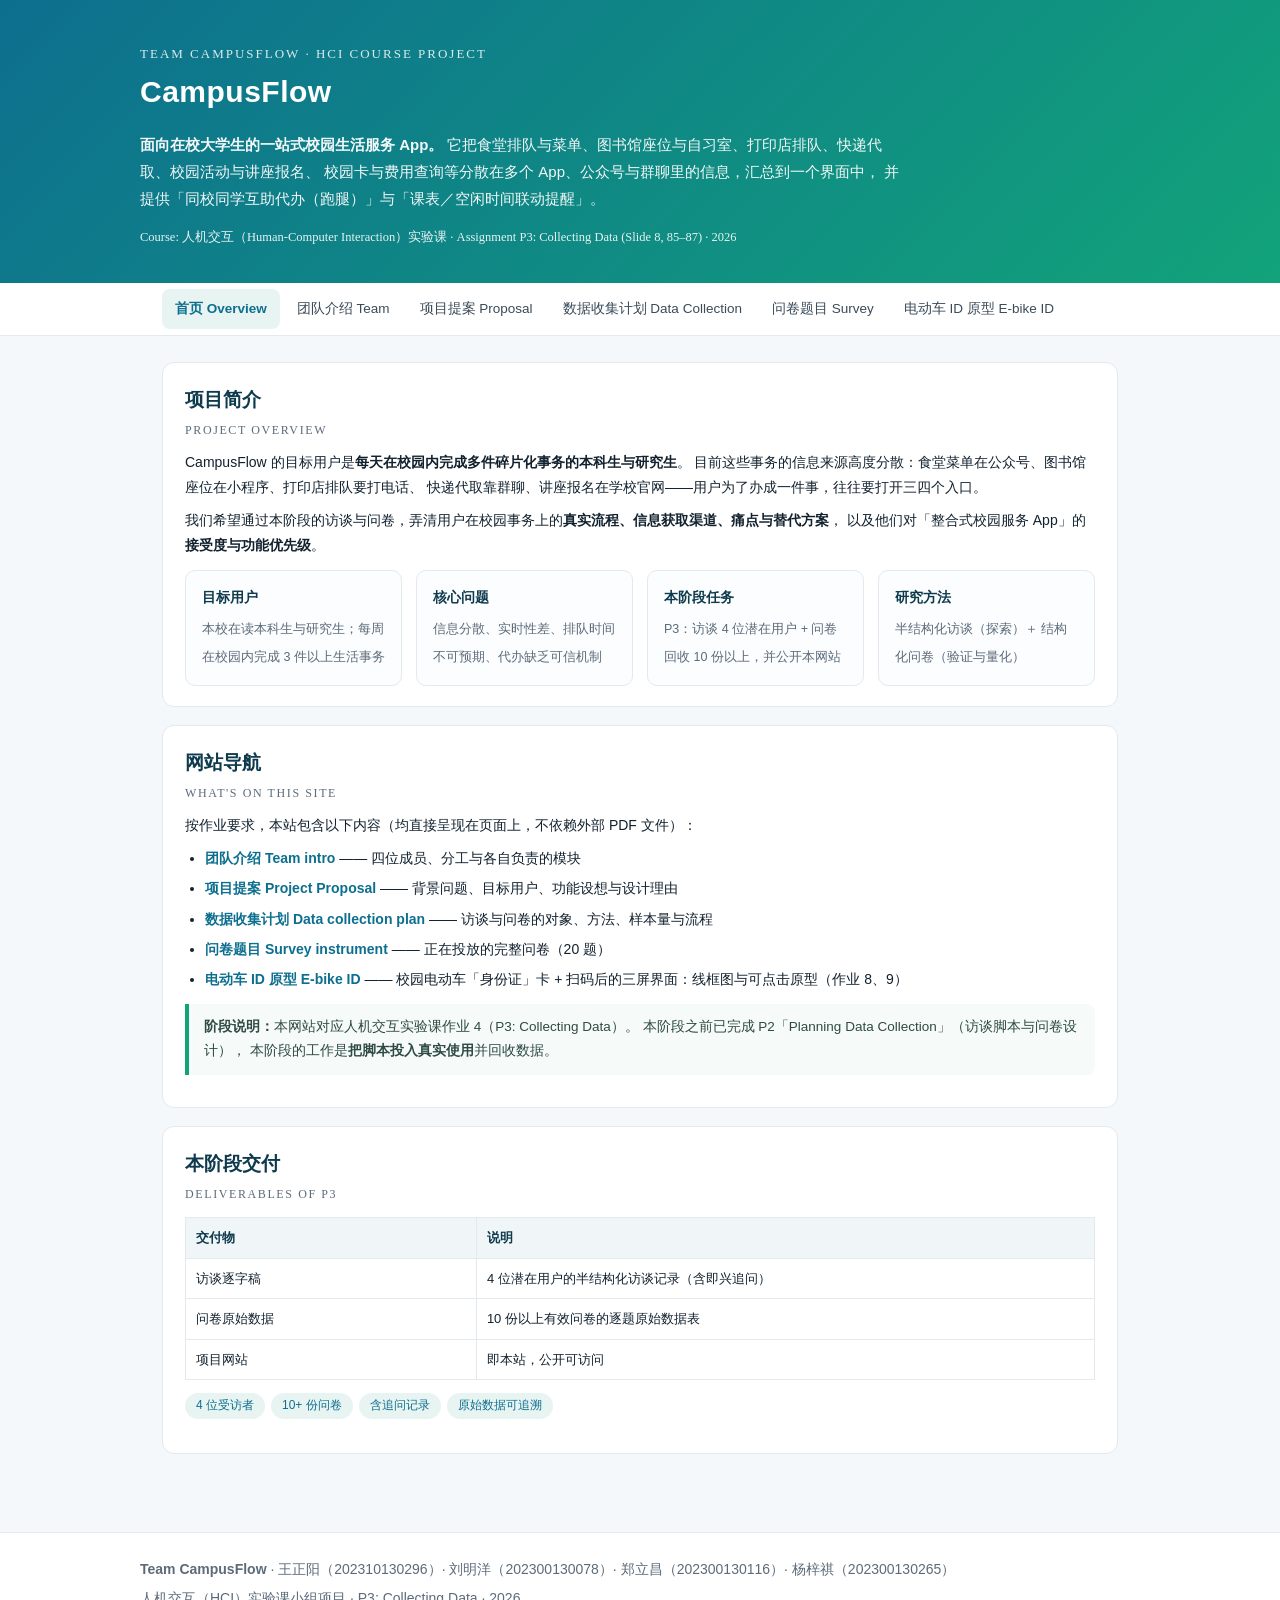
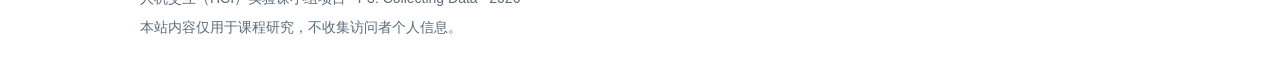
<file: index.html>
<!DOCTYPE html>
<html lang="zh-CN">
<head>
<meta charset="utf-8">
<meta name="viewport" content="width=device-width, initial-scale=1">
<title>CampusFlow · 一站式校园生活服务 App｜项目网站</title>
<meta name="description" content="CampusFlow —— 面向在校大学生的一站式校园生活服务 App。人机交互实验课小组项目（P3: Collecting Data）项目网站。">
<link rel="stylesheet" href="style.css">
</head>
<body>

<header class="hero">
  <div class="wrap">
    <div class="en">Team CampusFlow &middot; HCI Course Project</div>
    <h1>CampusFlow</h1>
    <p class="lead"><b>面向在校大学生的一站式校园生活服务 App。</b>
      它把食堂排队与菜单、图书馆座位与自习室、打印店排队、快递代取、校园活动与讲座报名、
      校园卡与费用查询等分散在多个 App、公众号与群聊里的信息，汇总到一个界面中，
      并提供「同校同学互助代办（跑腿）」与「课表／空闲时间联动提醒」。</p>
    <div class="meta">Course: 人机交互（Human-Computer Interaction）实验课 · Assignment P3: Collecting Data (Slide 8, 85–87) · 2026</div>
  </div>
</header>

<nav class="top">
  <div class="wrap">
    <a class="on" href="index.html">首页 Overview</a>
    <a href="team.html">团队介绍 Team</a>
    <a href="proposal.html">项目提案 Proposal</a>
    <a href="data-collection.html">数据收集计划 Data Collection</a>
    <a href="survey.html">问卷题目 Survey</a>
    <a href="ebike/index.html">电动车 ID 原型 E-bike ID</a>
  </div>
</nav>

<main class="wrap">

  <section class="card">
    <h2>项目简介<span class="en">Project Overview</span></h2>
    <p>CampusFlow 的目标用户是<b>每天在校园内完成多件碎片化事务的本科生与研究生</b>。
       目前这些事务的信息来源高度分散：食堂菜单在公众号、图书馆座位在小程序、打印店排队要打电话、
       快递代取靠群聊、讲座报名在学校官网——用户为了办成一件事，往往要打开三四个入口。</p>
    <p>我们希望通过本阶段的访谈与问卷，弄清用户在校园事务上的<b>真实流程、信息获取渠道、痛点与替代方案</b>，
       以及他们对「整合式校园服务 App」的<b>接受度与功能优先级</b>。</p>
    <div class="grid">
      <div class="tile"><b>目标用户</b><span>本校在读本科生与研究生；每周在校园内完成 3 件以上生活事务</span></div>
      <div class="tile"><b>核心问题</b><span>信息分散、实时性差、排队时间不可预期、代办缺乏可信机制</span></div>
      <div class="tile"><b>本阶段任务</b><span>P3：访谈 4 位潜在用户 + 问卷回收 10 份以上，并公开本网站</span></div>
      <div class="tile"><b>研究方法</b><span>半结构化访谈（探索）＋ 结构化问卷（验证与量化）</span></div>
    </div>
  </section>

  <section class="card">
    <h2>网站导航<span class="en">What's on this site</span></h2>
    <p>按作业要求，本站包含以下内容（均直接呈现在页面上，不依赖外部 PDF 文件）：</p>
    <ul>
      <li><a href="team.html"><b>团队介绍 Team intro</b></a> —— 四位成员、分工与各自负责的模块</li>
      <li><a href="proposal.html"><b>项目提案 Project Proposal</b></a> —— 背景问题、目标用户、功能设想与设计理由</li>
      <li><a href="data-collection.html"><b>数据收集计划 Data collection plan</b></a> —— 访谈与问卷的对象、方法、样本量与流程</li>
      <li><a href="survey.html"><b>问卷题目 Survey instrument</b></a> —— 正在投放的完整问卷（20 题）</li>
      <li><a href="ebike/index.html"><b>电动车 ID 原型 E-bike ID</b></a> —— 校园电动车「身份证」卡 + 扫码后的三屏界面：线框图与可点击原型（作业 8、9）</li>
    </ul>
    <div class="note"><b>阶段说明：</b>本网站对应人机交互实验课作业 4（P3: Collecting Data）。
      本阶段之前已完成 P2「Planning Data Collection」（访谈脚本与问卷设计），
      本阶段的工作是<b>把脚本投入真实使用</b>并回收数据。</div>
  </section>

  <section class="card">
    <h2>本阶段交付<span class="en">Deliverables of P3</span></h2>
    <table>
      <tr><th style="width:32%">交付物</th><th>说明</th></tr>
      <tr><td>访谈逐字稿</td><td>4 位潜在用户的半结构化访谈记录（含即兴追问）</td></tr>
      <tr><td>问卷原始数据</td><td>10 份以上有效问卷的逐题原始数据表</td></tr>
      <tr><td>项目网站</td><td>即本站，公开可访问</td></tr>
    </table>
    <p><span class="pill">4 位受访者</span><span class="pill">10+ 份问卷</span><span class="pill">含追问记录</span><span class="pill">原始数据可追溯</span></p>
  </section>

</main>

<footer>
  <div class="wrap">
    <p><b>Team CampusFlow</b> · 王正阳（202310130296）· 刘明洋（202300130078）· 郑立昌（202300130116）· 杨梓祺（202300130265）</p>
    <p>人机交互（HCI）实验课小组项目 · P3: Collecting Data · 2026</p>
    <p>本站内容仅用于课程研究，不收集访问者个人信息。</p>
  </div>
</footer>

</body>
</html>
</file>
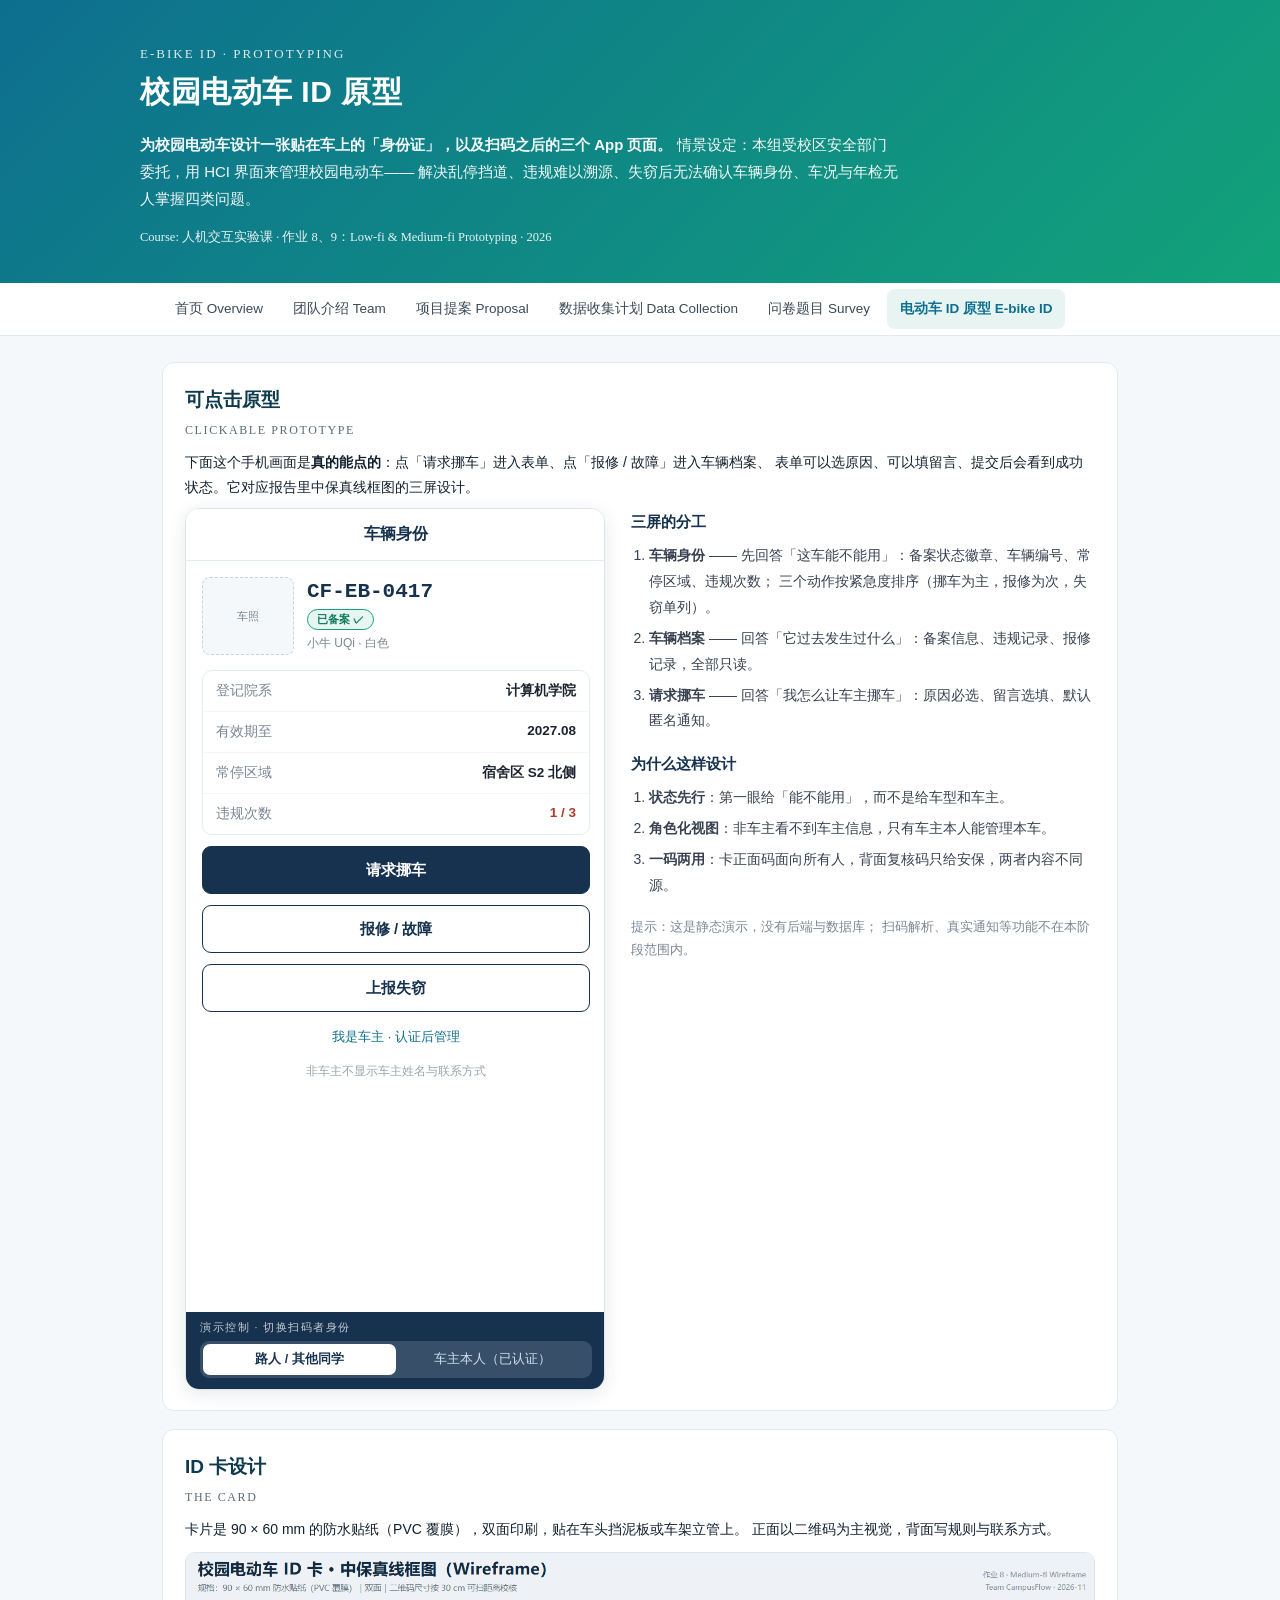
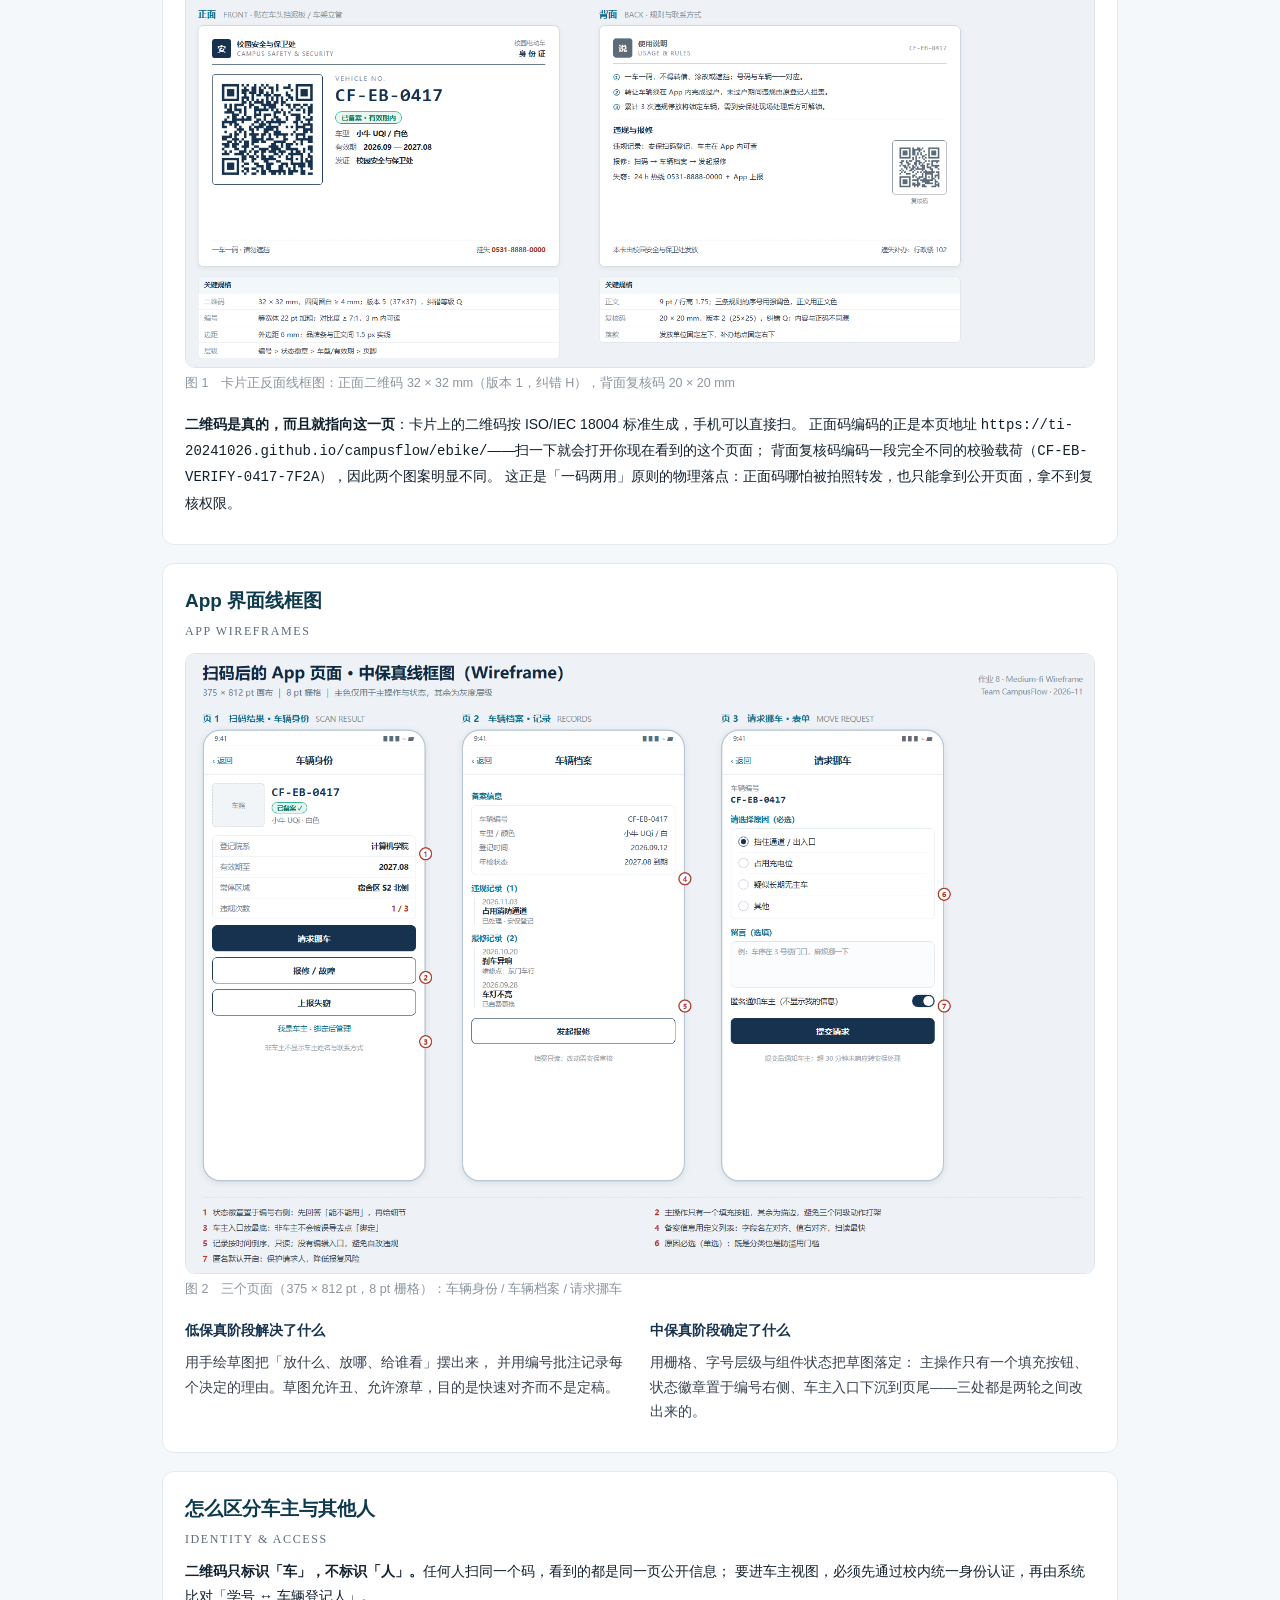
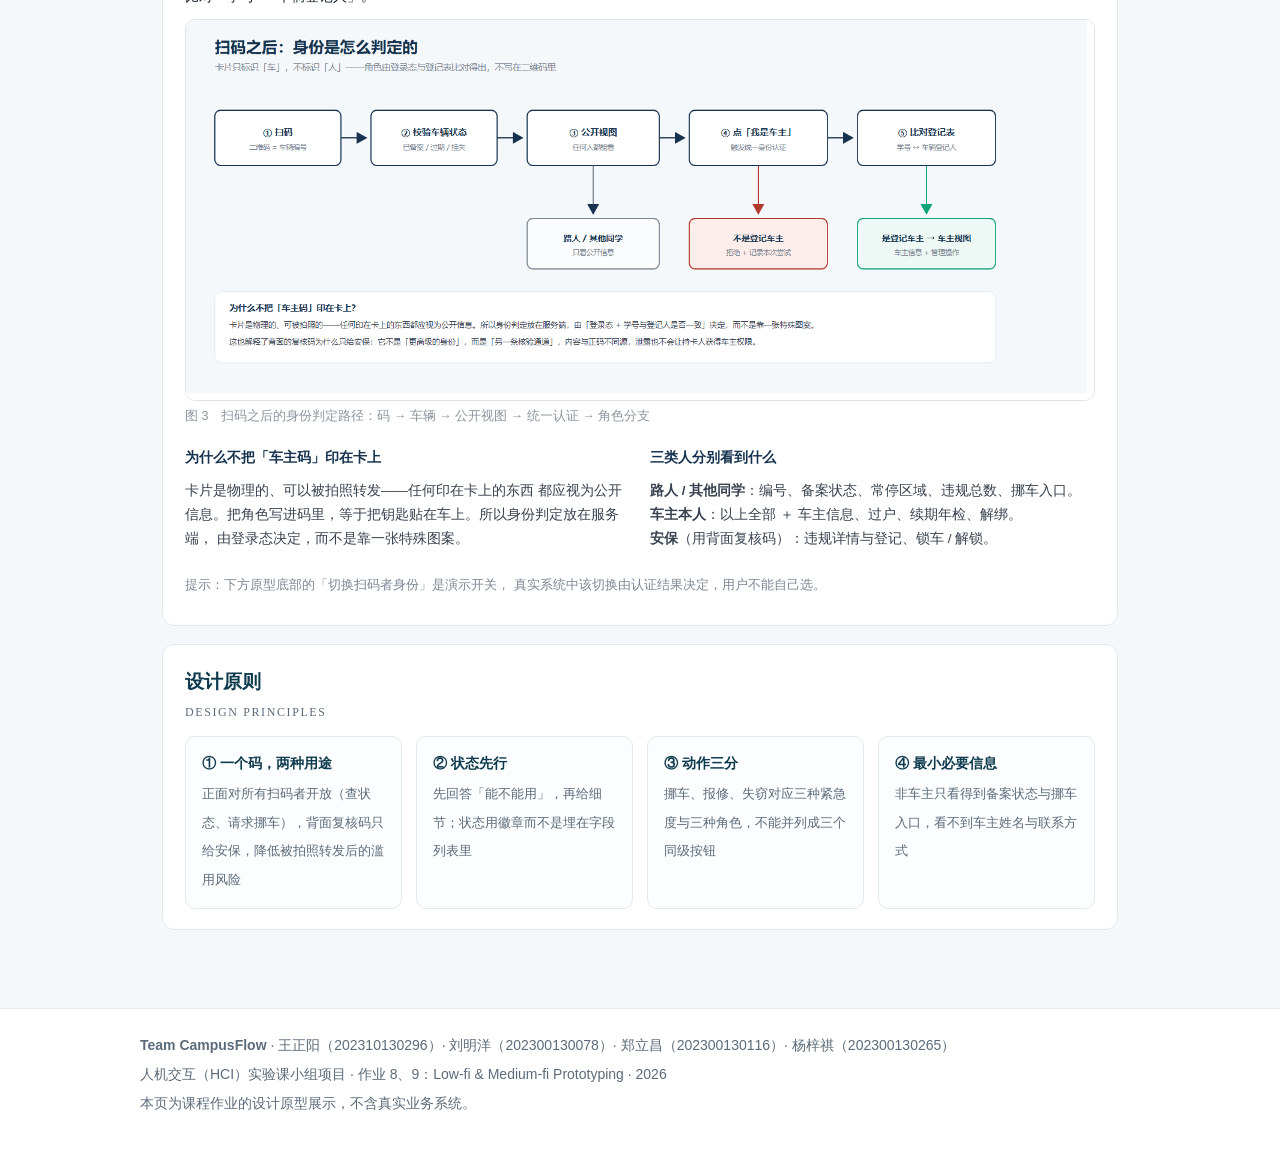
<file: ebike/index.html>
<!DOCTYPE html>
<html lang="zh-CN">
<head>
<meta charset="utf-8">
<meta name="viewport" content="width=device-width, initial-scale=1">
<title>校园电动车 ID 原型 E-bike ID · CampusFlow 项目网站</title>
<meta name="description" content="校园电动车 ID 的 HCI 界面设计：一张贴在车上的可扫码身份证，以及扫码后的三个 App 页面。低保真草图 + 中保真线框图 + 可点击原型。">
<link rel="stylesheet" href="../style.css">
<style>
  .demo-row{display:flex;gap:26px;align-items:flex-start;margin-top:8px}
  .demo-frame{width:420px;flex:none;border:1px solid #dde5eb;border-radius:14px;overflow:hidden;
    background:#f5f8fa;box-shadow:0 4px 18px rgba(18,41,63,.10)}
  .demo-frame iframe{width:420px;height:880px;border:0;display:block}
  .demo-notes{flex:1;min-width:260px}
  .demo-notes h3{font-size:15px;margin:0 0 8px;color:#16324f}
  .demo-notes ol{margin:0 0 16px 18px;padding:0}
  .demo-notes li{font-size:14px;line-height:1.85;color:#37414f}
  .shot{width:100%;border:1px solid #dde5eb;border-radius:10px;display:block;margin:10px 0 4px}
  .cap{font-size:12.5px;color:#8b959f;margin-bottom:18px}
  .two{display:flex;gap:20px;flex-wrap:wrap}
  .two>div{flex:1;min-width:300px}
  @media (max-width:820px){.demo-row{flex-direction:column}.demo-frame{width:100%}.demo-frame iframe{width:100%}}
</style>
</head>
<body>

<header class="hero">
  <div class="wrap">
    <div class="en">E-bike ID &middot; Prototyping</div>
    <h1>校园电动车 ID 原型</h1>
    <p class="lead"><b>为校园电动车设计一张贴在车上的「身份证」，以及扫码之后的三个 App 页面。</b>
      情景设定：本组受校区安全部门委托，用 HCI 界面来管理校园电动车——
      解决乱停挡道、违规难以溯源、失窃后无法确认车辆身份、车况与年检无人掌握四类问题。</p>
    <div class="meta">Course: 人机交互实验课 · 作业 8、9：Low-fi &amp; Medium-fi Prototyping · 2026</div>
  </div>
</header>

<nav class="top">
  <div class="wrap">
    <a href="../index.html">首页 Overview</a>
    <a href="../team.html">团队介绍 Team</a>
    <a href="../proposal.html">项目提案 Proposal</a>
    <a href="../data-collection.html">数据收集计划 Data Collection</a>
    <a href="../survey.html">问卷题目 Survey</a>
    <a class="on" href="index.html">电动车 ID 原型 E-bike ID</a>
  </div>
</nav>

<main class="wrap">

  <section class="card">
    <h2>可点击原型<span class="en">Clickable prototype</span></h2>
    <p>下面这个手机画面是<b>真的能点的</b>：点「请求挪车」进入表单、点「报修 / 故障」进入车辆档案、
      表单可以选原因、可以填留言、提交后会看到成功状态。它对应报告里中保真线框图的三屏设计。</p>

    <div class="demo-row">
      <div class="demo-frame"><iframe src="demo.html" title="校园电动车 ID 可点击原型"></iframe></div>
      <div class="demo-notes">
        <h3>三屏的分工</h3>
        <ol>
          <li><b>车辆身份</b> —— 先回答「这车能不能用」：备案状态徽章、车辆编号、常停区域、违规次数；
              三个动作按紧急度排序（挪车为主，报修为次，失窃单列）。</li>
          <li><b>车辆档案</b> —— 回答「它过去发生过什么」：备案信息、违规记录、报修记录，全部只读。</li>
          <li><b>请求挪车</b> —— 回答「我怎么让车主挪车」：原因必选、留言选填、默认匿名通知。</li>
        </ol>
        <h3>为什么这样设计</h3>
        <ol>
          <li><b>状态先行</b>：第一眼给「能不能用」，而不是给车型和车主。</li>
          <li><b>角色化视图</b>：非车主看不到车主信息，只有车主本人能管理本车。</li>
          <li><b>一码两用</b>：卡正面码面向所有人，背面复核码只给安保，两者内容不同源。</li>
        </ol>
        <p style="font-size:13px;color:#7b8794;margin-top:12px">提示：这是静态演示，没有后端与数据库；
          扫码解析、真实通知等功能不在本阶段范围内。</p>
      </div>
    </div>
  </section>

  <section class="card">
    <h2>ID 卡设计<span class="en">The card</span></h2>
    <p>卡片是 90 × 60 mm 的防水贴纸（PVC 覆膜），双面印刷，贴在车头挡泥板或车架立管上。
      正面以二维码为主视觉，背面写规则与联系方式。</p>
    <img class="shot" src="card-wireframe.png" alt="校园电动车 ID 卡正反面线框图（中保真）">
    <div class="cap">图 1　卡片正反面线框图：正面二维码 32 × 32 mm（版本 1，纠错 H），背面复核码 20 × 20 mm</div>
    <p><b>二维码是真的，而且就指向这一页</b>：卡片上的二维码按 ISO/IEC 18004 标准生成，手机可以直接扫。
      正面码编码的正是本页地址 <code>https://ti-20241026.github.io/campusflow/ebike/</code>——扫一下就会打开你现在看到的这个页面；
      背面复核码编码一段完全不同的校验载荷（<code>CF-EB-VERIFY-0417-7F2A</code>），因此两个图案明显不同。
      这正是「一码两用」原则的物理落点：正面码哪怕被拍照转发，也只能拿到公开页面，拿不到复核权限。</p>
  </section>

  <section class="card">
    <h2>App 界面线框图<span class="en">App wireframes</span></h2>
    <img class="shot" src="app-wireframe.png" alt="三个 App 页面的中保真线框图">
    <div class="cap">图 2　三个页面（375 × 812 pt，8 pt 栅格）：车辆身份 / 车辆档案 / 请求挪车</div>
    <div class="two">
      <div>
        <h3 style="font-size:14px;color:#16324f;margin:0 0 6px">低保真阶段解决了什么</h3>
        <p style="font-size:13.5px;color:#37414f;line-height:1.8">用手绘草图把「放什么、放哪、给谁看」摆出来，
          并用编号批注记录每个决定的理由。草图允许丑、允许潦草，目的是快速对齐而不是定稿。</p>
      </div>
      <div>
        <h3 style="font-size:14px;color:#16324f;margin:0 0 6px">中保真阶段确定了什么</h3>
        <p style="font-size:13.5px;color:#37414f;line-height:1.8">用栅格、字号层级与组件状态把草图落定：
          主操作只有一个填充按钮、状态徽章置于编号右侧、车主入口下沉到页尾——三处都是两轮之间改出来的。</p>
      </div>
    </div>
  </section>

  <section class="card">
    <h2>怎么区分车主与其他人<span class="en">Identity &amp; access</span></h2>
    <p><b>二维码只标识「车」，不标识「人」。</b>任何人扫同一个码，看到的都是同一页公开信息；
      要进车主视图，必须先通过校内统一身份认证，再由系统比对「学号 ↔ 车辆登记人」。</p>
    <img class="shot" src="auth-flow.png" alt="扫码之后的身份判定路径流程图">
    <div class="cap">图 3　扫码之后的身份判定路径：码 → 车辆 → 公开视图 → 统一认证 → 角色分支</div>
    <div class="two">
      <div>
        <h3 style="font-size:14px;color:#16324f;margin:0 0 6px">为什么不把「车主码」印在卡上</h3>
        <p style="font-size:13.5px;color:#37414f;line-height:1.8">卡片是物理的、可以被拍照转发——任何印在卡上的东西
          都应视为公开信息。把角色写进码里，等于把钥匙贴在车上。所以身份判定放在服务端，
          由登录态决定，而不是靠一张特殊图案。</p>
      </div>
      <div>
        <h3 style="font-size:14px;color:#16324f;margin:0 0 6px">三类人分别看到什么</h3>
        <p style="font-size:13.5px;color:#37414f;line-height:1.8"><b>路人 / 其他同学</b>：编号、备案状态、常停区域、违规总数、挪车入口。<br>
          <b>车主本人</b>：以上全部 ＋ 车主信息、过户、续期年检、解绑。<br>
          <b>安保</b>（用背面复核码）：违规详情与登记、锁车 / 解锁。</p>
      </div>
    </div>
    <p style="font-size:13px;color:#7b8794;margin-top:14px">提示：下方原型底部的「切换扫码者身份」是演示开关，
      真实系统中该切换由认证结果决定，用户不能自己选。</p>
  </section>

  <section class="card">
    <h2>设计原则<span class="en">Design principles</span></h2>
    <div class="grid">
      <div class="tile"><b>① 一个码，两种用途</b><span>正面对所有扫码者开放（查状态、请求挪车），背面复核码只给安保，降低被拍照转发后的滥用风险</span></div>
      <div class="tile"><b>② 状态先行</b><span>先回答「能不能用」，再给细节；状态用徽章而不是埋在字段列表里</span></div>
      <div class="tile"><b>③ 动作三分</b><span>挪车、报修、失窃对应三种紧急度与三种角色，不能并列成三个同级按钮</span></div>
      <div class="tile"><b>④ 最小必要信息</b><span>非车主只看得到备案状态与挪车入口，看不到车主姓名与联系方式</span></div>
    </div>
  </section>

</main>

<footer>
  <div class="wrap">
    <p><b>Team CampusFlow</b> · 王正阳（202310130296）· 刘明洋（202300130078）· 郑立昌（202300130116）· 杨梓祺（202300130265）</p>
    <p>人机交互（HCI）实验课小组项目 · 作业 8、9：Low-fi &amp; Medium-fi Prototyping · 2026</p>
    <p>本页为课程作业的设计原型展示，不含真实业务系统。</p>
  </div>
</footer>

</body>
</html>
</file>
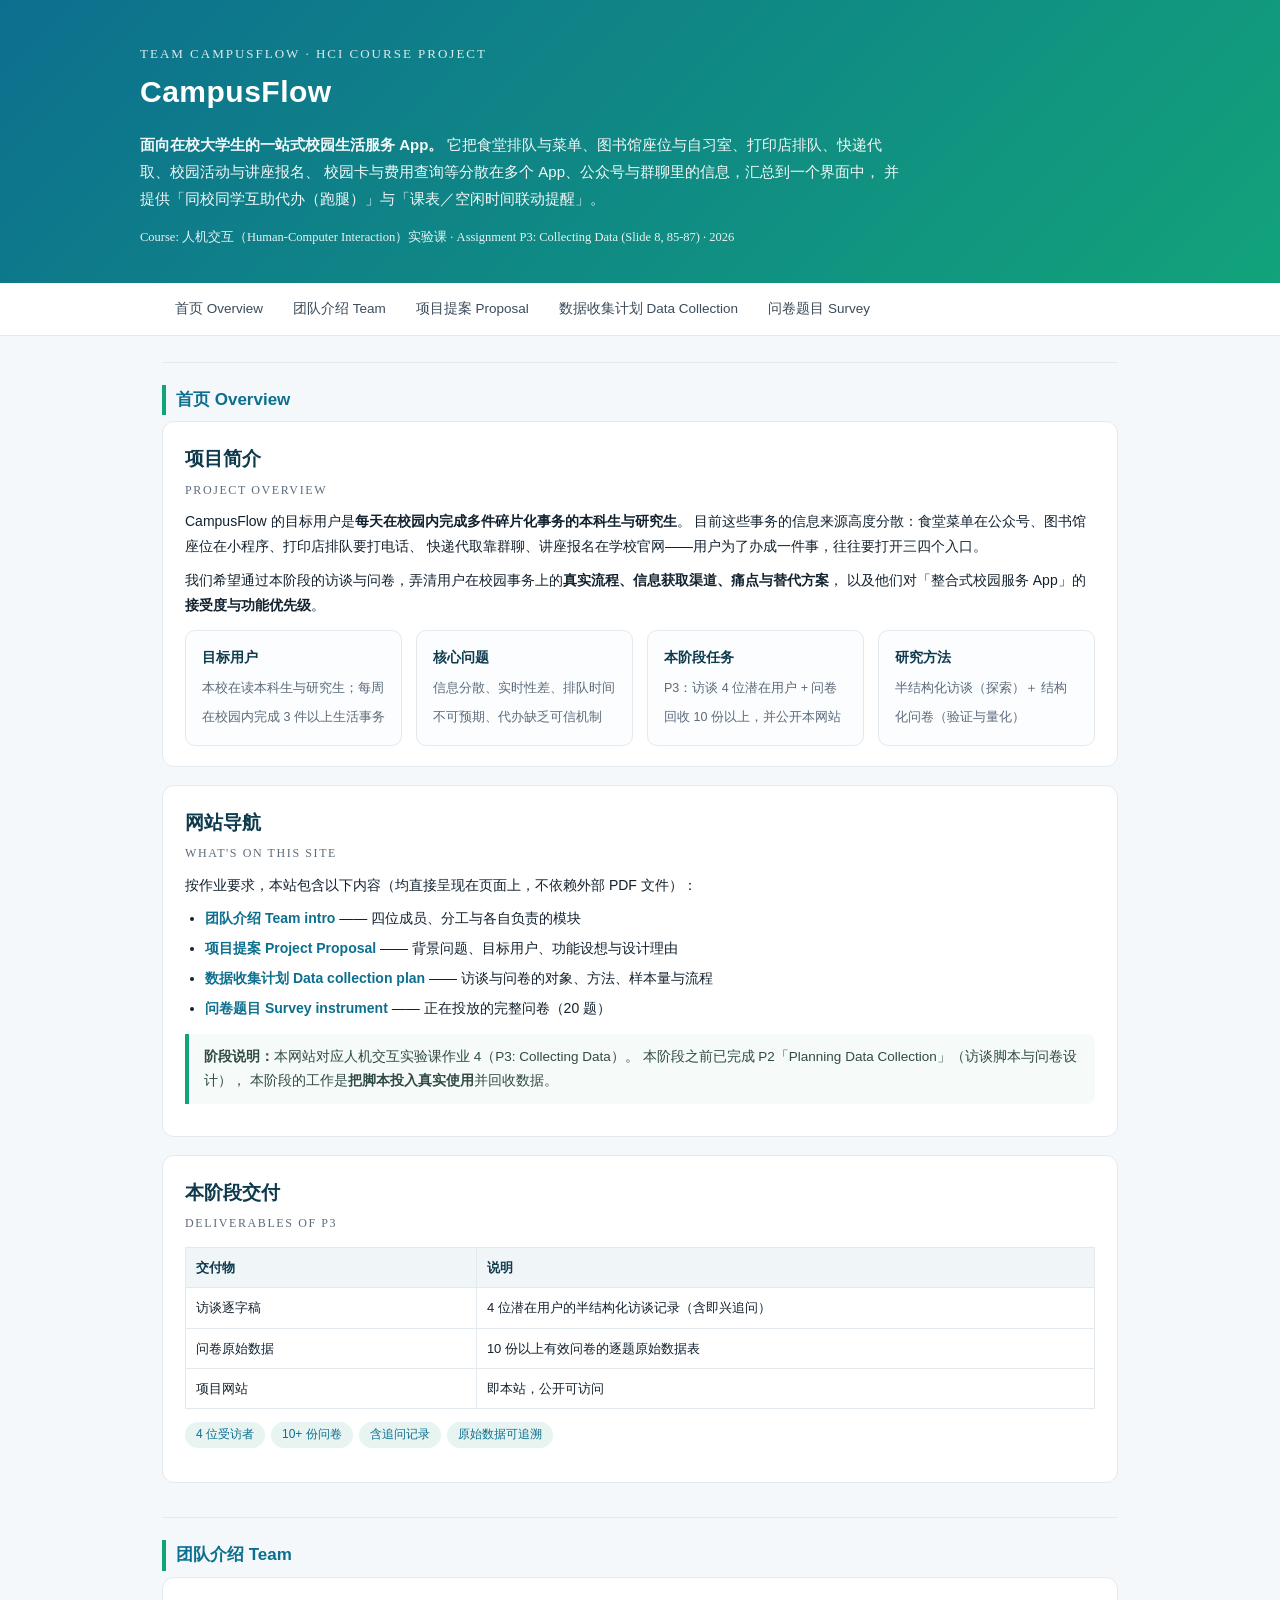
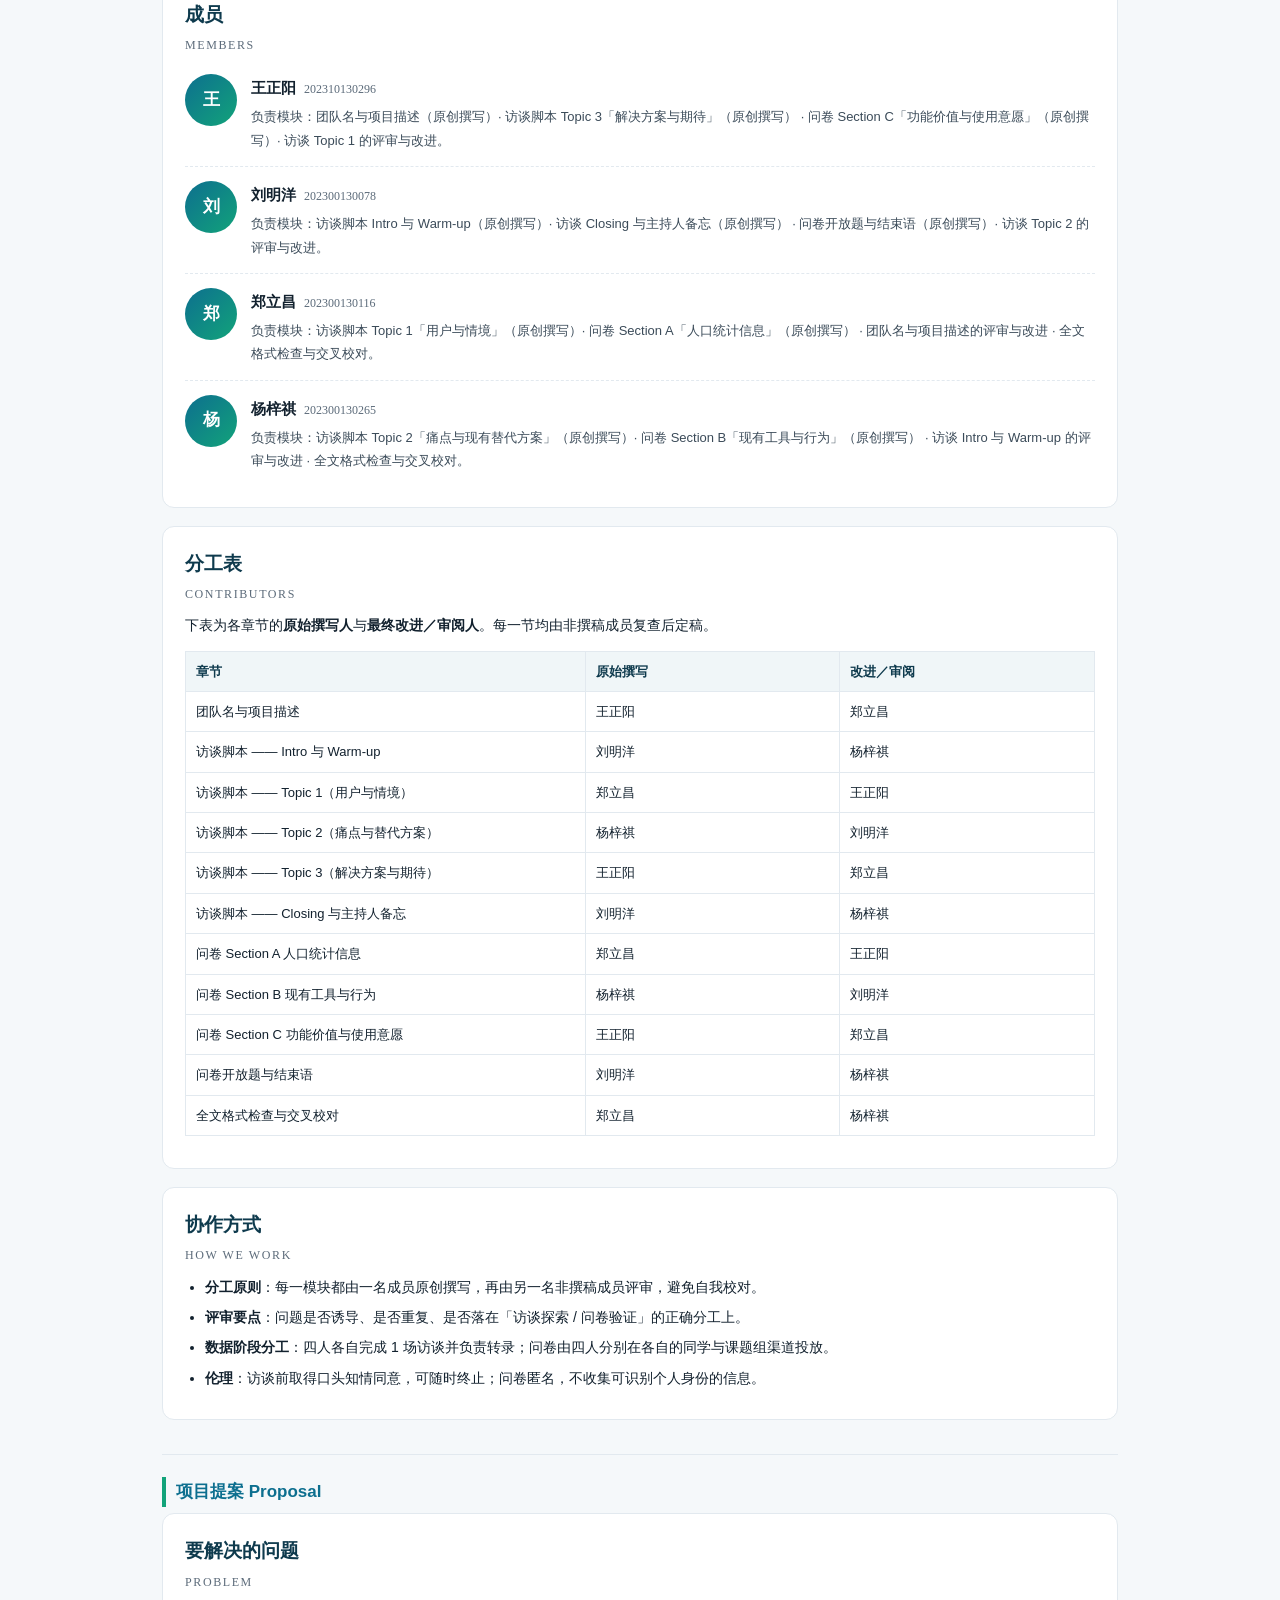
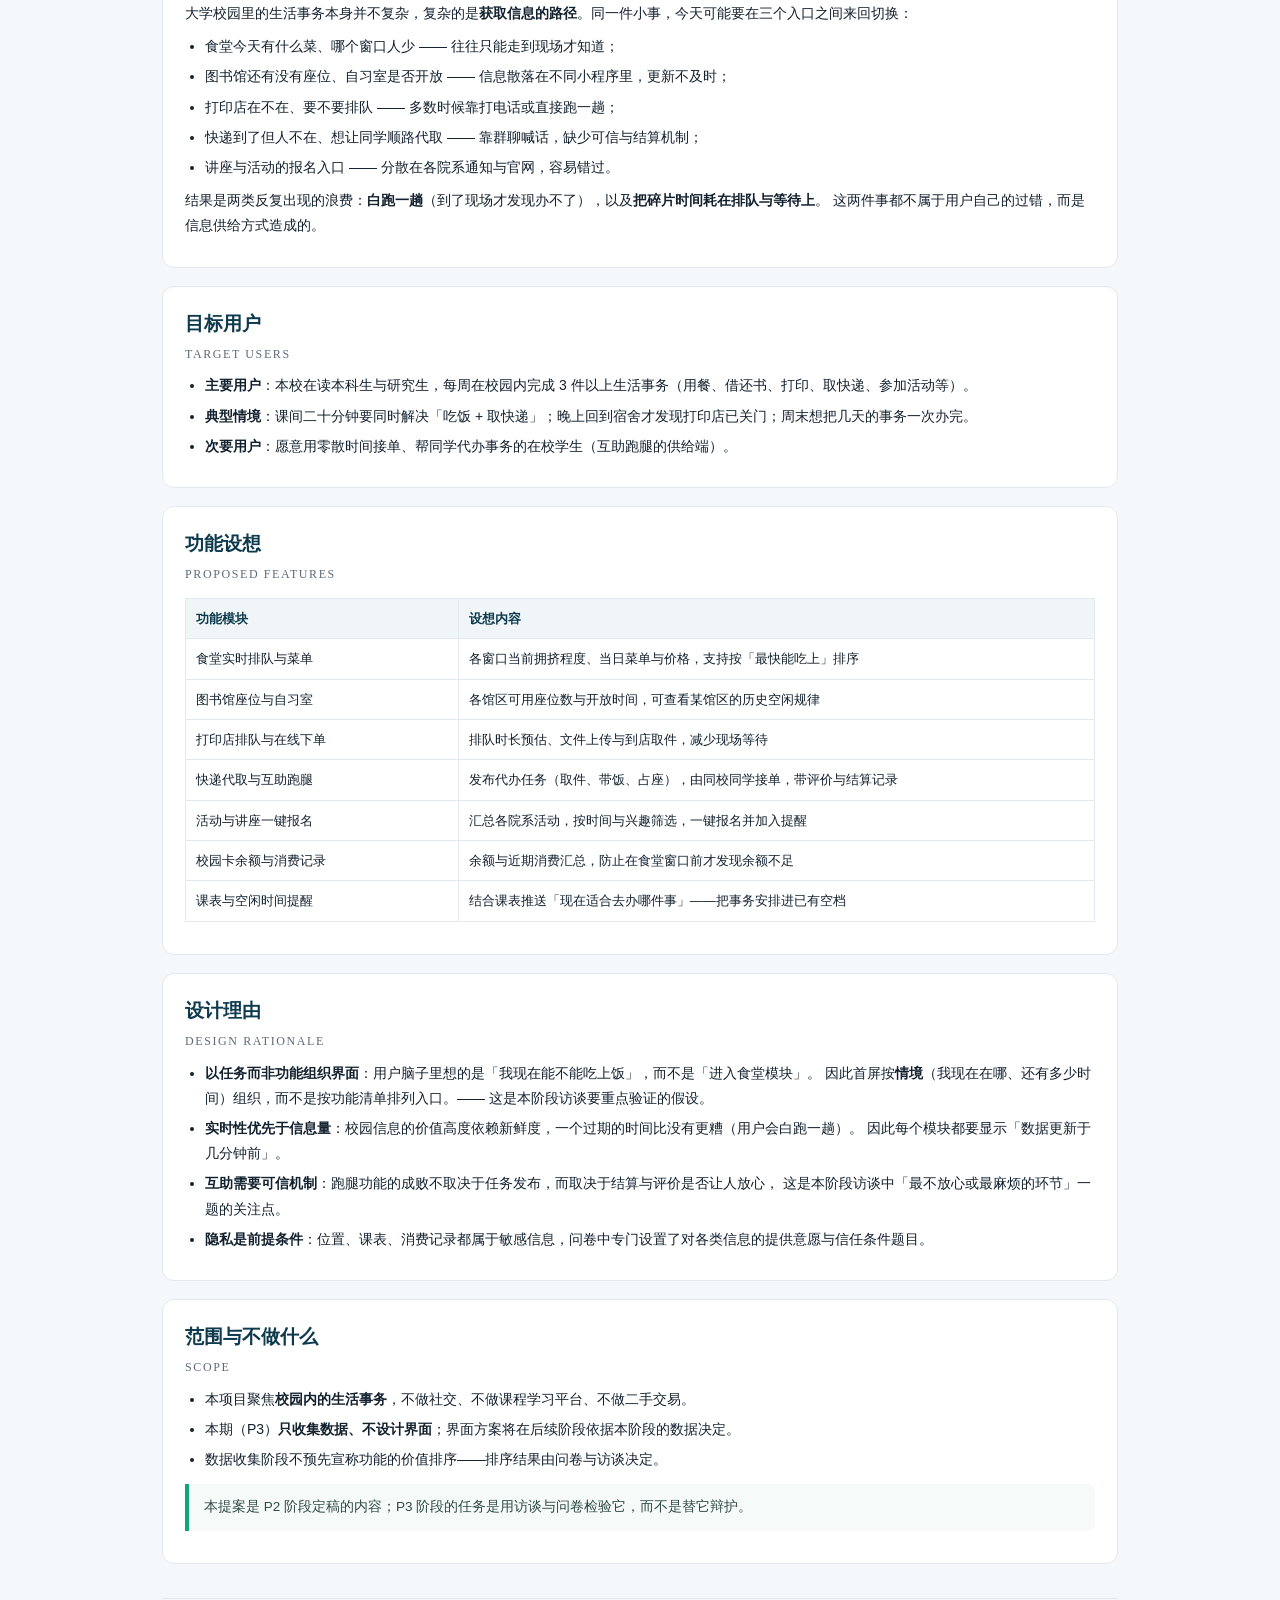
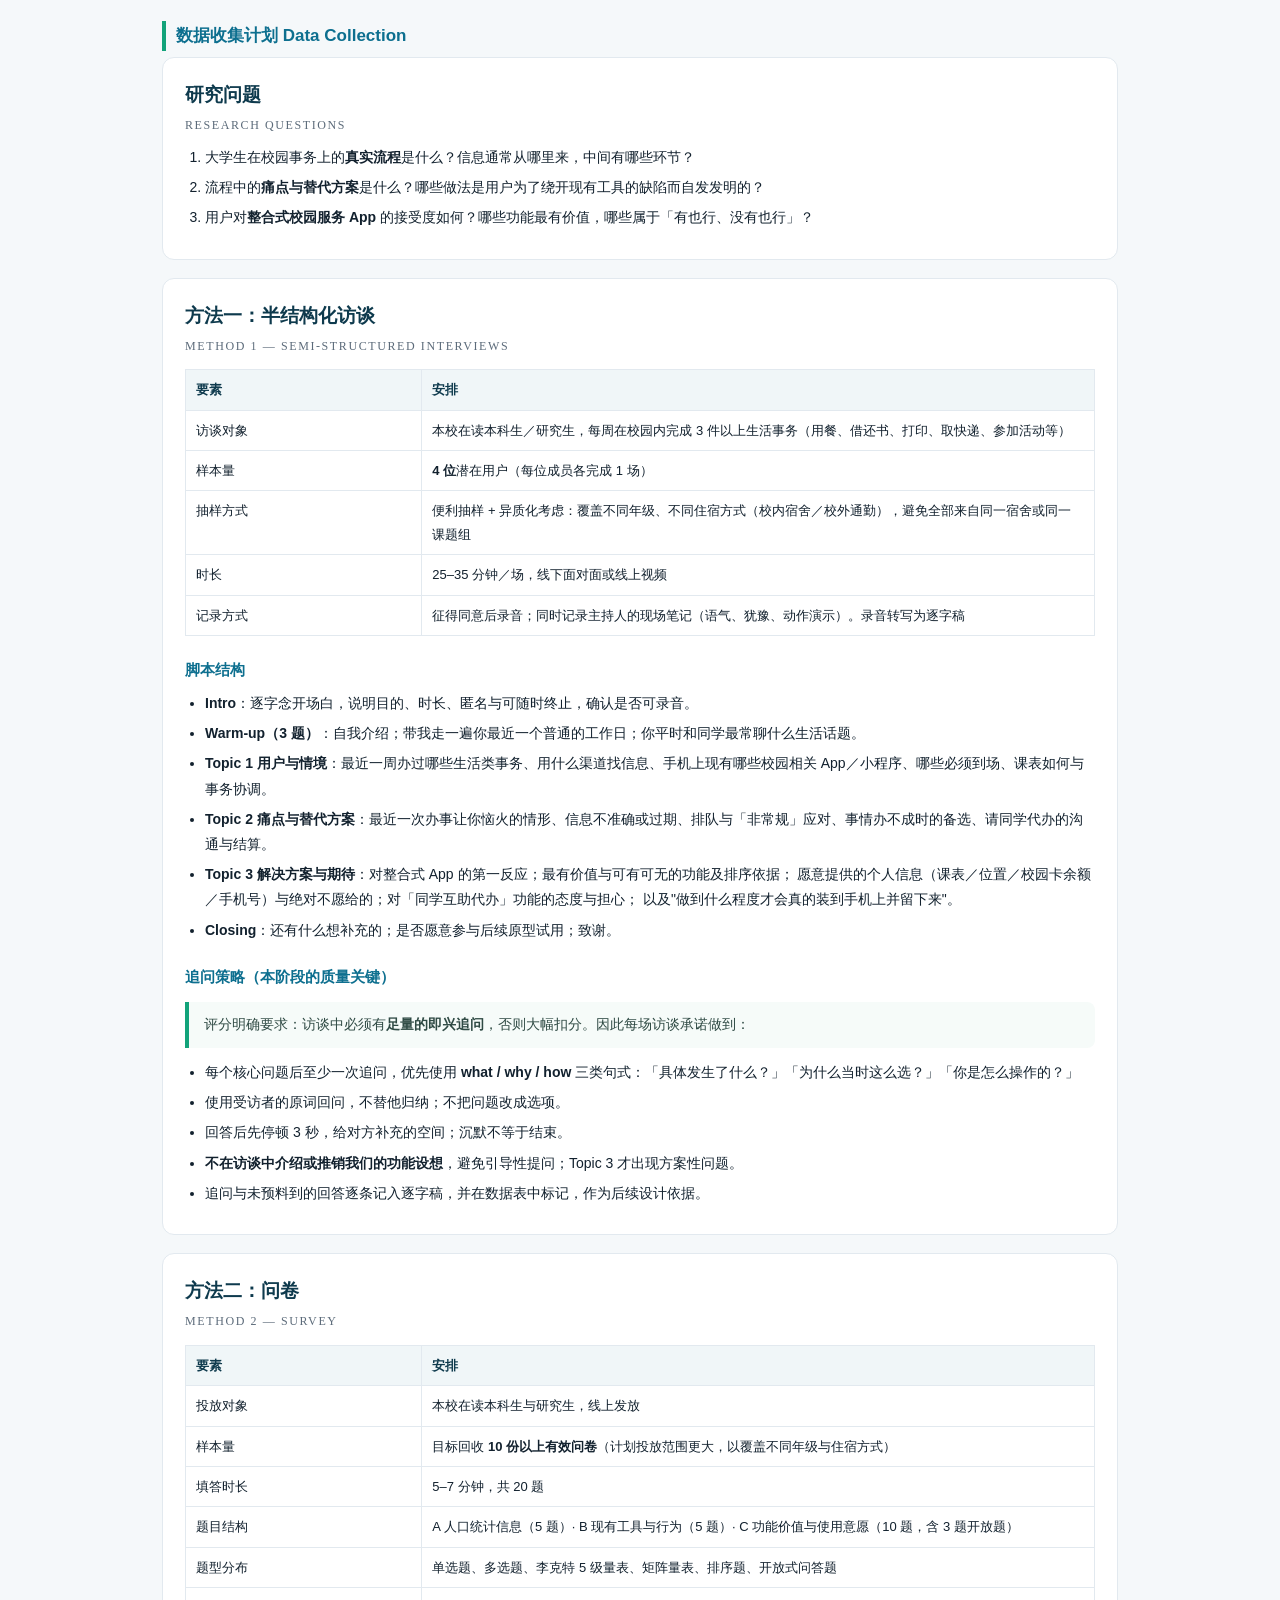
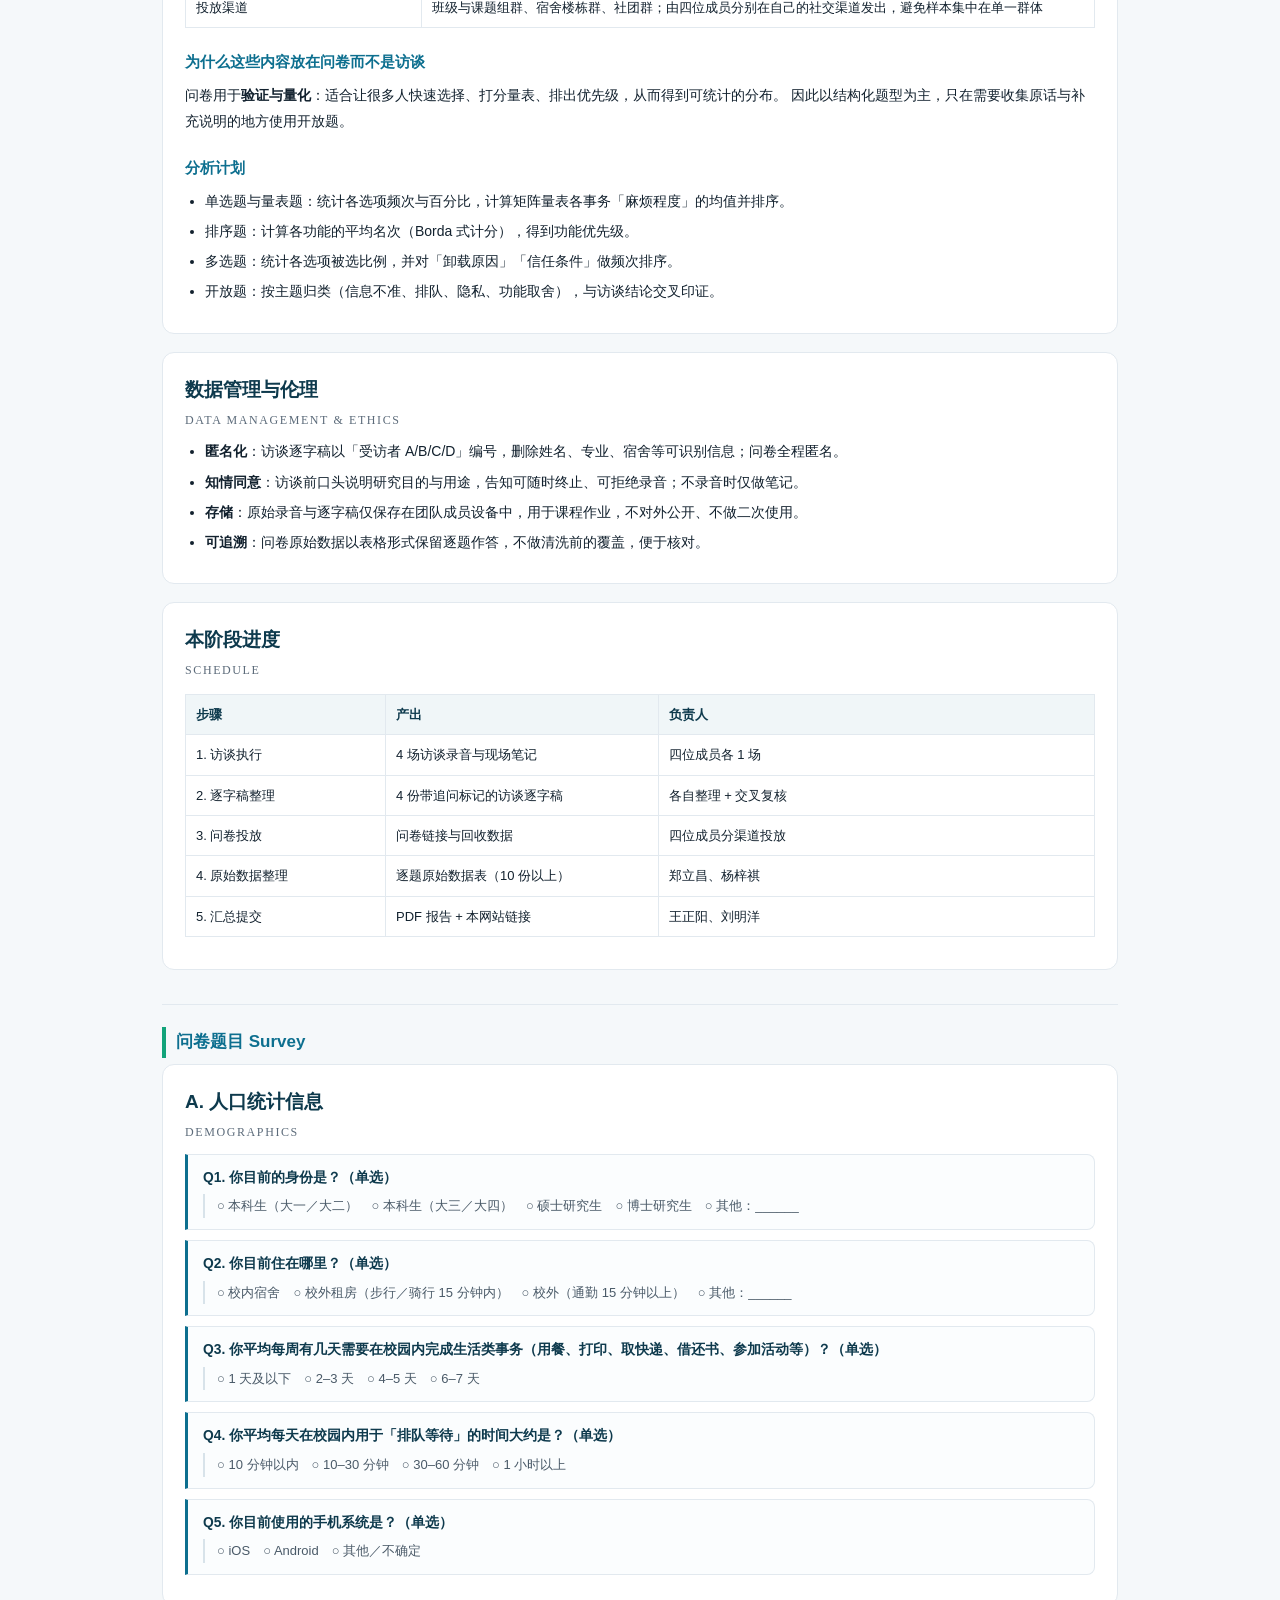
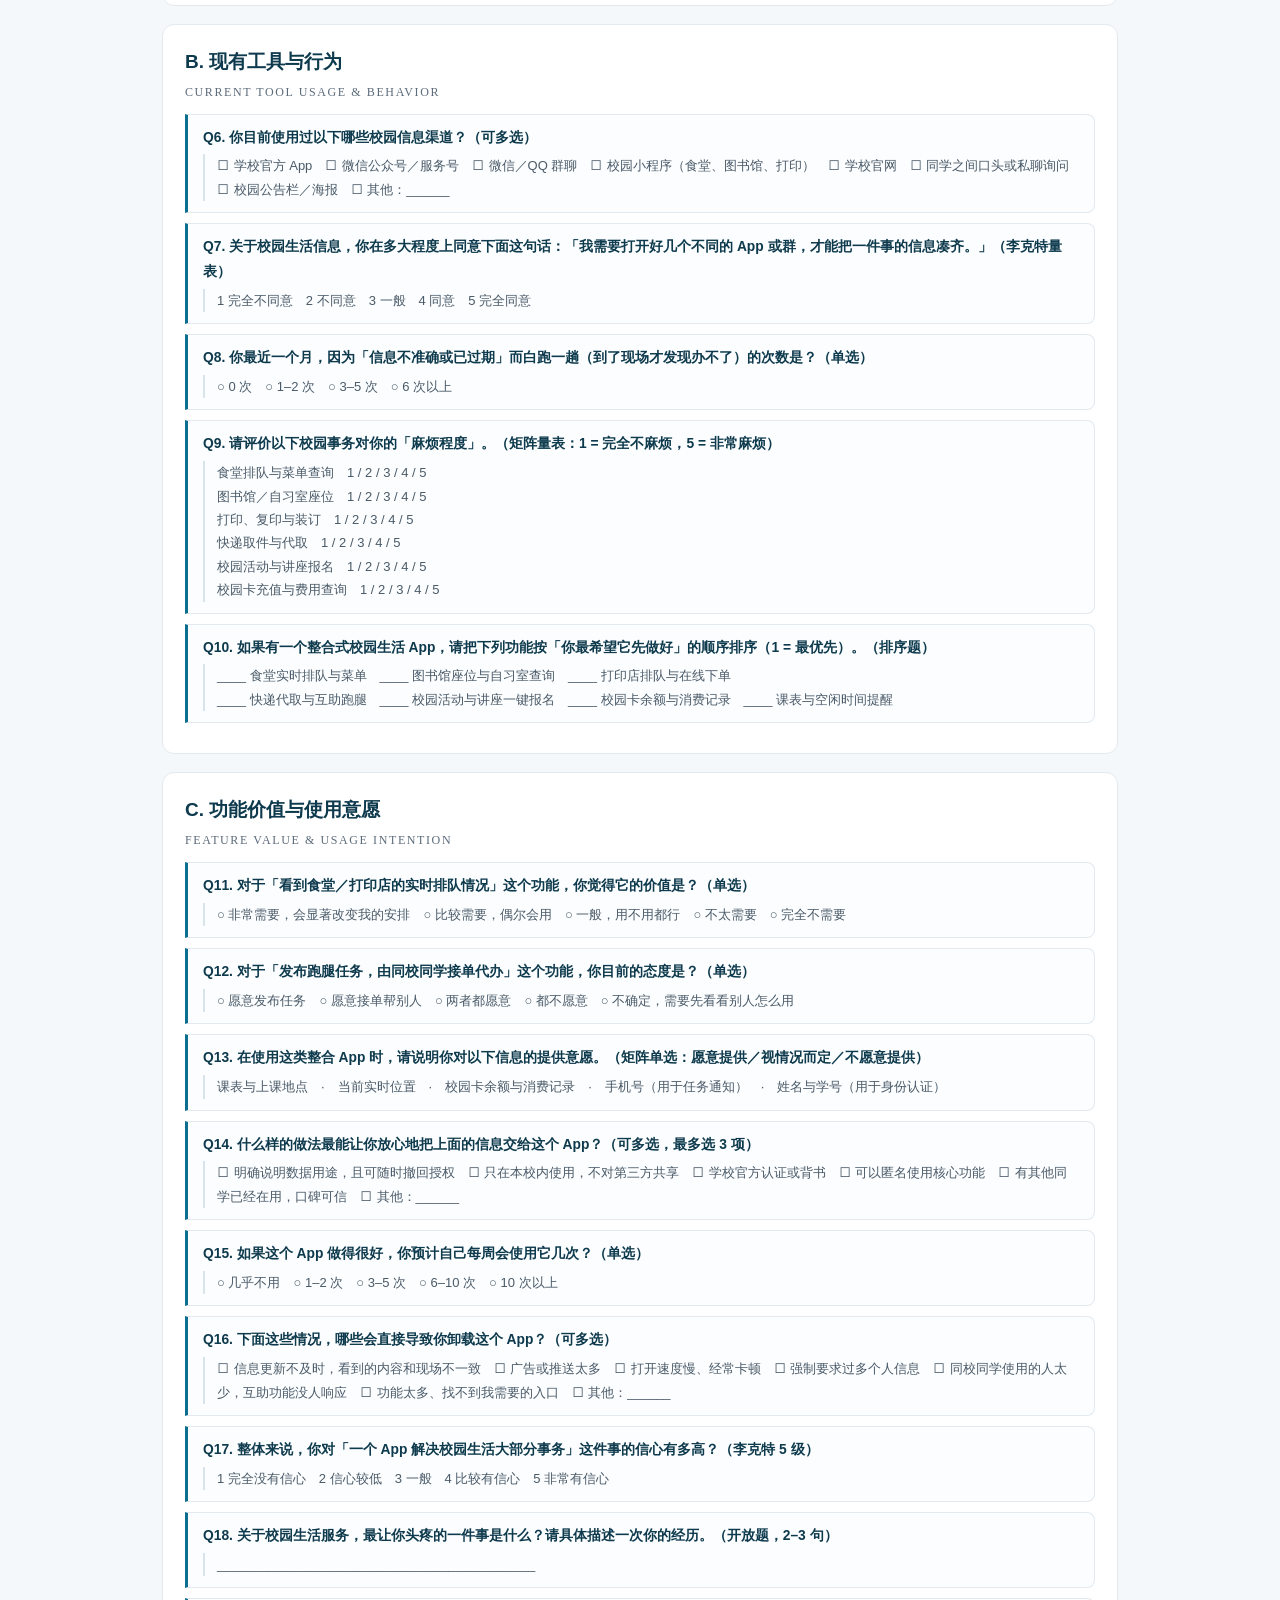
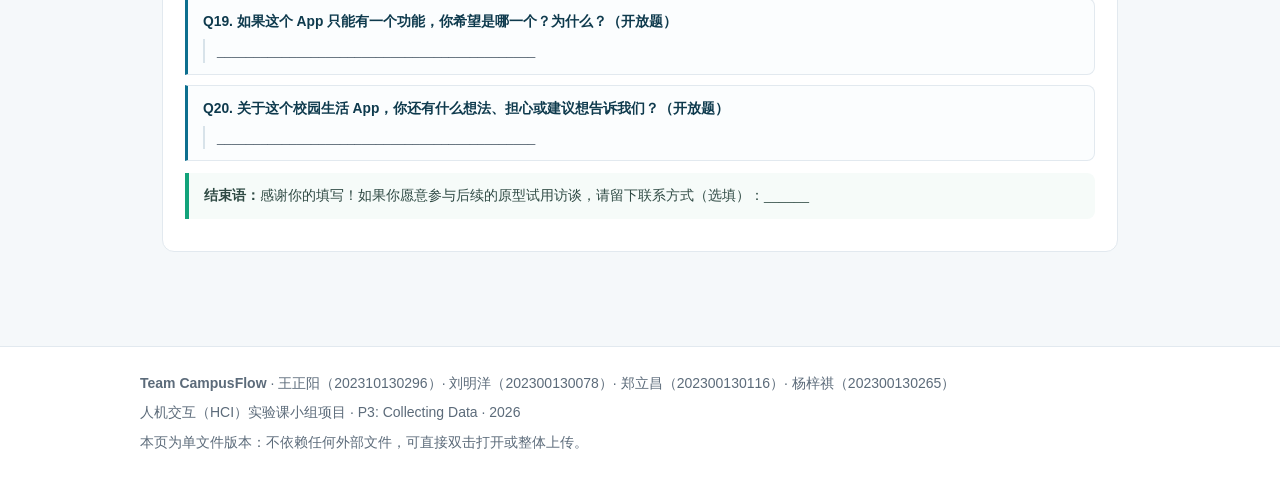
<file: campusflow-单文件版.html>
<!DOCTYPE html>
<html lang="zh-CN">
<head>
<meta charset="utf-8">
<meta name="viewport" content="width=device-width, initial-scale=1">
<title>CampusFlow · 一站式校园生活服务 App｜项目网站（单文件版）</title>
<meta name="description" content="CampusFlow 人机交互实验课小组项目 P3 项目网站：团队介绍 / 项目提案 / 数据收集计划 / 问卷题目。">
<style>
/* CampusFlow 项目网站 · 共用样式 */
:root{
  --ink:#12212e; --sub:#5c6b7a; --line:#e2e9ef; --bg:#f5f8fa; --card:#ffffff;
  --brand:#0d6f8f; --brand2:#12a37a; --acc:#e8f4f2;
}
*{box-sizing:border-box}
html{scroll-behavior:smooth}
body{
  margin:0; background:var(--bg); color:var(--ink); line-height:1.8;
  font-family:-apple-system,"Segoe UI","PingFang SC","Hiragino Sans GB","Microsoft YaHei",sans-serif;
}
a{color:var(--brand); text-decoration:none}
a:hover{text-decoration:underline}
header.hero{
  background:linear-gradient(135deg,#0d6f8f 0%,#12a37a 100%);
  color:#fff; padding:42px 22px 34px;
}
.wrap{max-width:1000px; margin:0 auto}
.hero h1{margin:0 0 6px; font-size:30px; letter-spacing:.5px}
.hero .en{font-family:Georgia,"Times New Roman",serif; font-size:13px; letter-spacing:2px; opacity:.85; text-transform:uppercase}
.hero p.lead{margin:12px 0 0; font-size:15px; max-width:760px; opacity:.95}
.hero .meta{margin-top:14px; font-size:12.5px; opacity:.9; font-family:Georgia,"Times New Roman",serif}
nav.top{background:#fff; border-bottom:1px solid var(--line); position:sticky; top:0; z-index:9}
nav.top .wrap{display:flex; align-items:center; gap:4px; padding:0 22px; height:52px; overflow-x:auto}
nav.top a{padding:8px 13px; border-radius:8px; font-size:13.5px; color:#3b4b59; white-space:nowrap}
nav.top a.on,nav.top a:hover{background:var(--acc); color:var(--brand); text-decoration:none; font-weight:600}
main{padding:26px 22px 60px}
section.card{background:var(--card); border:1px solid var(--line); border-radius:12px; padding:20px 22px; margin:0 0 18px}
h2{font-size:19px; margin:0 0 4px; color:#0e3a4d}
h2 .en{display:block; font-family:Georgia,"Times New Roman",serif; font-size:12px; letter-spacing:1.6px; color:var(--sub); font-weight:400; text-transform:uppercase; margin-top:3px}
h3{font-size:15px; margin:20px 0 6px; color:#0d6f8f}
p{margin:8px 0; font-size:14px}
ul,ol{margin:8px 0 8px 20px; padding:0}
li{font-size:14px; margin:5px 0}
.grid{display:grid; grid-template-columns:repeat(auto-fit,minmax(210px,1fr)); gap:14px; margin-top:12px}
.tile{background:#fbfdfe; border:1px solid var(--line); border-radius:10px; padding:14px 16px}
.tile b{display:block; font-size:14px; color:#0e3a4d; margin-bottom:3px}
.tile span{font-size:12.5px; color:var(--sub)}
.member{display:flex; gap:14px; align-items:flex-start; padding:14px 0; border-bottom:1px dashed var(--line)}
.member:last-child{border-bottom:0}
.avatar{width:52px; height:52px; border-radius:50%; background:linear-gradient(135deg,#0d6f8f,#12a37a); color:#fff;
  display:flex; align-items:center; justify-content:center; font-size:17px; flex:0 0 52px; font-weight:700}
.member .who{font-size:15px; font-weight:700}
.member .sid{font-family:Georgia,"Times New Roman",serif; font-size:12px; color:var(--sub); margin-left:8px; font-weight:400}
.member .role{margin-top:4px; font-size:13px; color:#3b4b59}
table{width:100%; border-collapse:collapse; margin:12px 0; font-size:13px}
th,td{border:1px solid var(--line); padding:8px 10px; text-align:left; vertical-align:top}
th{background:#f0f6f8; color:#0e3a4d; font-weight:600}
td.c,th.c{text-align:center}
.note{background:#f6fbf9; border-left:4px solid var(--brand2); border-radius:0 8px 8px 0; padding:11px 15px; margin:12px 0; font-size:13.5px; color:#2f4a44}
.qbox{background:#fbfdfe; border:1px solid var(--line); border-left:3px solid var(--brand); border-radius:0 8px 8px 0; padding:11px 15px; margin:10px 0}
.qbox .q{font-size:13.8px; font-weight:600; color:#0e3a4d}
.qbox .f{font-size:13px; color:#4a5a68; margin-top:4px; padding-left:12px; border-left:2px solid #d8e3ea}
.qbox .f b{color:#0d6f8f}
footer{border-top:1px solid var(--line); background:#fff; padding:20px 22px 34px; font-size:12.5px; color:var(--sub)}
footer .wrap p{margin:4px 0}
.pill{display:inline-block; background:var(--acc); color:var(--brand); border-radius:20px; padding:2px 11px; font-size:12px; margin:0 6px 6px 0}


.page{margin-bottom:34px; padding-top:8px; border-top:1px solid var(--line)}
.page .pagetitle{font-size:17px; color:#0d6f8f; margin:14px 0 6px; padding-left:10px; border-left:4px solid var(--brand2)}
.page .pagetitle .en{display:none}
nav.top a{scroll-margin-top:70px}

</style>
</head>
<body>

<header class="hero">
  <div class="wrap">
    <div class="en">Team CampusFlow &middot; HCI Course Project</div>
    <h1>CampusFlow</h1>
    <p class="lead"><b>面向在校大学生的一站式校园生活服务 App。</b>
      它把食堂排队与菜单、图书馆座位与自习室、打印店排队、快递代取、校园活动与讲座报名、
      校园卡与费用查询等分散在多个 App、公众号与群聊里的信息，汇总到一个界面中，
      并提供「同校同学互助代办（跑腿）」与「课表／空闲时间联动提醒」。</p>
    <div class="meta">Course: 人机交互（Human-Computer Interaction）实验课 · Assignment P3: Collecting Data (Slide 8, 85-87) · 2026</div>
  </div>
</header>

<nav class="top">
  <div class="wrap">
    <a href="#overview">首页 Overview</a>
    <a href="#team">团队介绍 Team</a>
    <a href="#proposal">项目提案 Proposal</a>
    <a href="#data">数据收集计划 Data Collection</a>
    <a href="#survey">问卷题目 Survey</a>
  </div>
</nav>

<main class="wrap">
  <div id="overview" class="page">
    <h2 class="pagetitle">首页 Overview</h2>
<section class="card">
    <h2>项目简介<span class="en">Project Overview</span></h2>
    <p>CampusFlow 的目标用户是<b>每天在校园内完成多件碎片化事务的本科生与研究生</b>。
       目前这些事务的信息来源高度分散：食堂菜单在公众号、图书馆座位在小程序、打印店排队要打电话、
       快递代取靠群聊、讲座报名在学校官网——用户为了办成一件事，往往要打开三四个入口。</p>
    <p>我们希望通过本阶段的访谈与问卷，弄清用户在校园事务上的<b>真实流程、信息获取渠道、痛点与替代方案</b>，
       以及他们对「整合式校园服务 App」的<b>接受度与功能优先级</b>。</p>
    <div class="grid">
      <div class="tile"><b>目标用户</b><span>本校在读本科生与研究生；每周在校园内完成 3 件以上生活事务</span></div>
      <div class="tile"><b>核心问题</b><span>信息分散、实时性差、排队时间不可预期、代办缺乏可信机制</span></div>
      <div class="tile"><b>本阶段任务</b><span>P3：访谈 4 位潜在用户 + 问卷回收 10 份以上，并公开本网站</span></div>
      <div class="tile"><b>研究方法</b><span>半结构化访谈（探索）＋ 结构化问卷（验证与量化）</span></div>
    </div>
  </section>

  <section class="card">
    <h2>网站导航<span class="en">What's on this site</span></h2>
    <p>按作业要求，本站包含以下内容（均直接呈现在页面上，不依赖外部 PDF 文件）：</p>
    <ul>
      <li><a href="#team"><b>团队介绍 Team intro</b></a> —— 四位成员、分工与各自负责的模块</li>
      <li><a href="#proposal"><b>项目提案 Project Proposal</b></a> —— 背景问题、目标用户、功能设想与设计理由</li>
      <li><a href="#data"><b>数据收集计划 Data collection plan</b></a> —— 访谈与问卷的对象、方法、样本量与流程</li>
      <li><a href="#survey"><b>问卷题目 Survey instrument</b></a> —— 正在投放的完整问卷（20 题）</li>
    </ul>
    <div class="note"><b>阶段说明：</b>本网站对应人机交互实验课作业 4（P3: Collecting Data）。
      本阶段之前已完成 P2「Planning Data Collection」（访谈脚本与问卷设计），
      本阶段的工作是<b>把脚本投入真实使用</b>并回收数据。</div>
  </section>

  <section class="card">
    <h2>本阶段交付<span class="en">Deliverables of P3</span></h2>
    <table>
      <tr><th style="width:32%">交付物</th><th>说明</th></tr>
      <tr><td>访谈逐字稿</td><td>4 位潜在用户的半结构化访谈记录（含即兴追问）</td></tr>
      <tr><td>问卷原始数据</td><td>10 份以上有效问卷的逐题原始数据表</td></tr>
      <tr><td>项目网站</td><td>即本站，公开可访问</td></tr>
    </table>
    <p><span class="pill">4 位受访者</span><span class="pill">10+ 份问卷</span><span class="pill">含追问记录</span><span class="pill">原始数据可追溯</span></p>
  </section>
  </div>
  <div id="team" class="page">
    <h2 class="pagetitle">团队介绍 Team</h2>
<section class="card">
    <h2>成员<span class="en">Members</span></h2>

    <div class="member">
      <div class="avatar">王</div>
      <div>
        <div class="who">王正阳<span class="sid">202310130296</span></div>
        <div class="role">负责模块：团队名与项目描述（原创撰写）· 访谈脚本 Topic 3「解决方案与期待」（原创撰写）
          · 问卷 Section C「功能价值与使用意愿」（原创撰写）· 访谈 Topic 1 的评审与改进。</div>
      </div>
    </div>

    <div class="member">
      <div class="avatar">刘</div>
      <div>
        <div class="who">刘明洋<span class="sid">202300130078</span></div>
        <div class="role">负责模块：访谈脚本 Intro 与 Warm-up（原创撰写）· 访谈 Closing 与主持人备忘（原创撰写）
          · 问卷开放题与结束语（原创撰写）· 访谈 Topic 2 的评审与改进。</div>
      </div>
    </div>

    <div class="member">
      <div class="avatar">郑</div>
      <div>
        <div class="who">郑立昌<span class="sid">202300130116</span></div>
        <div class="role">负责模块：访谈脚本 Topic 1「用户与情境」（原创撰写）· 问卷 Section A「人口统计信息」（原创撰写）
          · 团队名与项目描述的评审与改进 · 全文格式检查与交叉校对。</div>
      </div>
    </div>

    <div class="member">
      <div class="avatar">杨</div>
      <div>
        <div class="who">杨梓祺<span class="sid">202300130265</span></div>
        <div class="role">负责模块：访谈脚本 Topic 2「痛点与现有替代方案」（原创撰写）· 问卷 Section B「现有工具与行为」（原创撰写）
          · 访谈 Intro 与 Warm-up 的评审与改进 · 全文格式检查与交叉校对。</div>
      </div>
    </div>
  </section>

  <section class="card">
    <h2>分工表<span class="en">Contributors</span></h2>
    <p>下表为各章节的<b>原始撰写人</b>与<b>最终改进／审阅人</b>。每一节均由非撰稿成员复查后定稿。</p>
    <table>
      <tr><th style="width:44%">章节</th><th style="width:28%">原始撰写</th><th style="width:28%">改进／审阅</th></tr>
      <tr><td>团队名与项目描述</td><td>王正阳</td><td>郑立昌</td></tr>
      <tr><td>访谈脚本 —— Intro 与 Warm-up</td><td>刘明洋</td><td>杨梓祺</td></tr>
      <tr><td>访谈脚本 —— Topic 1（用户与情境）</td><td>郑立昌</td><td>王正阳</td></tr>
      <tr><td>访谈脚本 —— Topic 2（痛点与替代方案）</td><td>杨梓祺</td><td>刘明洋</td></tr>
      <tr><td>访谈脚本 —— Topic 3（解决方案与期待）</td><td>王正阳</td><td>郑立昌</td></tr>
      <tr><td>访谈脚本 —— Closing 与主持人备忘</td><td>刘明洋</td><td>杨梓祺</td></tr>
      <tr><td>问卷 Section A 人口统计信息</td><td>郑立昌</td><td>王正阳</td></tr>
      <tr><td>问卷 Section B 现有工具与行为</td><td>杨梓祺</td><td>刘明洋</td></tr>
      <tr><td>问卷 Section C 功能价值与使用意愿</td><td>王正阳</td><td>郑立昌</td></tr>
      <tr><td>问卷开放题与结束语</td><td>刘明洋</td><td>杨梓祺</td></tr>
      <tr><td>全文格式检查与交叉校对</td><td>郑立昌</td><td>杨梓祺</td></tr>
    </table>
  </section>

  <section class="card">
    <h2>协作方式<span class="en">How we work</span></h2>
    <ul>
      <li><b>分工原则</b>：每一模块都由一名成员原创撰写，再由另一名非撰稿成员评审，避免自我校对。</li>
      <li><b>评审要点</b>：问题是否诱导、是否重复、是否落在「访谈探索 / 问卷验证」的正确分工上。</li>
      <li><b>数据阶段分工</b>：四人各自完成 1 场访谈并负责转录；问卷由四人分别在各自的同学与课题组渠道投放。</li>
      <li><b>伦理</b>：访谈前取得口头知情同意，可随时终止；问卷匿名，不收集可识别个人身份的信息。</li>
    </ul>
  </section>
  </div>
  <div id="proposal" class="page">
    <h2 class="pagetitle">项目提案 Proposal</h2>
<section class="card">
    <h2>要解决的问题<span class="en">Problem</span></h2>
    <p>大学校园里的生活事务本身并不复杂，复杂的是<b>获取信息的路径</b>。同一件小事，今天可能要在三个入口之间来回切换：</p>
    <ul>
      <li>食堂今天有什么菜、哪个窗口人少 —— 往往只能走到现场才知道；</li>
      <li>图书馆还有没有座位、自习室是否开放 —— 信息散落在不同小程序里，更新不及时；</li>
      <li>打印店在不在、要不要排队 —— 多数时候靠打电话或直接跑一趟；</li>
      <li>快递到了但人不在、想让同学顺路代取 —— 靠群聊喊话，缺少可信与结算机制；</li>
      <li>讲座与活动的报名入口 —— 分散在各院系通知与官网，容易错过。</li>
    </ul>
    <p>结果是两类反复出现的浪费：<b>白跑一趟</b>（到了现场才发现办不了），以及<b>把碎片时间耗在排队与等待上</b>。
      这两件事都不属于用户自己的过错，而是信息供给方式造成的。</p>
  </section>

  <section class="card">
    <h2>目标用户<span class="en">Target users</span></h2>
    <ul>
      <li><b>主要用户</b>：本校在读本科生与研究生，每周在校园内完成 3 件以上生活事务（用餐、借还书、打印、取快递、参加活动等）。</li>
      <li><b>典型情境</b>：课间二十分钟要同时解决「吃饭 + 取快递」；晚上回到宿舍才发现打印店已关门；周末想把几天的事务一次办完。</li>
      <li><b>次要用户</b>：愿意用零散时间接单、帮同学代办事务的在校学生（互助跑腿的供给端）。</li>
    </ul>
  </section>

  <section class="card">
    <h2>功能设想<span class="en">Proposed features</span></h2>
    <table>
      <tr><th style="width:30%">功能模块</th><th>设想内容</th></tr>
      <tr><td>食堂实时排队与菜单</td><td>各窗口当前拥挤程度、当日菜单与价格，支持按「最快能吃上」排序</td></tr>
      <tr><td>图书馆座位与自习室</td><td>各馆区可用座位数与开放时间，可查看某馆区的历史空闲规律</td></tr>
      <tr><td>打印店排队与在线下单</td><td>排队时长预估、文件上传与到店取件，减少现场等待</td></tr>
      <tr><td>快递代取与互助跑腿</td><td>发布代办任务（取件、带饭、占座），由同校同学接单，带评价与结算记录</td></tr>
      <tr><td>活动与讲座一键报名</td><td>汇总各院系活动，按时间与兴趣筛选，一键报名并加入提醒</td></tr>
      <tr><td>校园卡余额与消费记录</td><td>余额与近期消费汇总，防止在食堂窗口前才发现余额不足</td></tr>
      <tr><td>课表与空闲时间提醒</td><td>结合课表推送「现在适合去办哪件事」——把事务安排进已有空档</td></tr>
    </table>
  </section>

  <section class="card">
    <h2>设计理由<span class="en">Design rationale</span></h2>
    <ul>
      <li><b>以任务而非功能组织界面</b>：用户脑子里想的是「我现在能不能吃上饭」，而不是「进入食堂模块」。
        因此首屏按<b>情境</b>（我现在在哪、还有多少时间）组织，而不是按功能清单排列入口。—— 这是本阶段访谈要重点验证的假设。</li>
      <li><b>实时性优先于信息量</b>：校园信息的价值高度依赖新鲜度，一个过期的时间比没有更糟（用户会白跑一趟）。
        因此每个模块都要显示「数据更新于几分钟前」。</li>
      <li><b>互助需要可信机制</b>：跑腿功能的成败不取决于任务发布，而取决于结算与评价是否让人放心，
        这是本阶段访谈中「最不放心或最麻烦的环节」一题的关注点。</li>
      <li><b>隐私是前提条件</b>：位置、课表、消费记录都属于敏感信息，问卷中专门设置了对各类信息的提供意愿与信任条件题目。</li>
    </ul>
  </section>

  <section class="card">
    <h2>范围与不做什么<span class="en">Scope</span></h2>
    <ul>
      <li>本项目聚焦<b>校园内的生活事务</b>，不做社交、不做课程学习平台、不做二手交易。</li>
      <li>本期（P3）<b>只收集数据、不设计界面</b>；界面方案将在后续阶段依据本阶段的数据决定。</li>
      <li>数据收集阶段不预先宣称功能的价值排序——排序结果由问卷与访谈决定。</li>
    </ul>
    <div class="note">本提案是 P2 阶段定稿的内容；P3 阶段的任务是用访谈与问卷检验它，而不是替它辩护。</div>
  </section>
  </div>
  <div id="data" class="page">
    <h2 class="pagetitle">数据收集计划 Data Collection</h2>
<section class="card">
    <h2>研究问题<span class="en">Research questions</span></h2>
    <ol>
      <li>大学生在校园事务上的<b>真实流程</b>是什么？信息通常从哪里来，中间有哪些环节？</li>
      <li>流程中的<b>痛点与替代方案</b>是什么？哪些做法是用户为了绕开现有工具的缺陷而自发发明的？</li>
      <li>用户对<b>整合式校园服务 App</b> 的接受度如何？哪些功能最有价值，哪些属于「有也行、没有也行」？</li>
    </ol>
  </section>

  <section class="card">
    <h2>方法一：半结构化访谈<span class="en">Method 1 — Semi-structured interviews</span></h2>
    <table>
      <tr><th style="width:26%">要素</th><th>安排</th></tr>
      <tr><td>访谈对象</td><td>本校在读本科生／研究生，每周在校园内完成 3 件以上生活事务（用餐、借还书、打印、取快递、参加活动等）</td></tr>
      <tr><td>样本量</td><td><b>4 位</b>潜在用户（每位成员各完成 1 场）</td></tr>
      <tr><td>抽样方式</td><td>便利抽样 + 异质化考虑：覆盖不同年级、不同住宿方式（校内宿舍／校外通勤），避免全部来自同一宿舍或同一课题组</td></tr>
      <tr><td>时长</td><td>25–35 分钟／场，线下面对面或线上视频</td></tr>
      <tr><td>记录方式</td><td>征得同意后录音；同时记录主持人的现场笔记（语气、犹豫、动作演示）。录音转写为逐字稿</td></tr>
    </table>

    <h3>脚本结构</h3>
    <ul>
      <li><b>Intro</b>：逐字念开场白，说明目的、时长、匿名与可随时终止，确认是否可录音。</li>
      <li><b>Warm-up（3 题）</b>：自我介绍；带我走一遍你最近一个普通的工作日；你平时和同学最常聊什么生活话题。</li>
      <li><b>Topic 1 用户与情境</b>：最近一周办过哪些生活类事务、用什么渠道找信息、手机上现有哪些校园相关 App／小程序、哪些必须到场、课表如何与事务协调。</li>
      <li><b>Topic 2 痛点与替代方案</b>：最近一次办事让你恼火的情形、信息不准确或过期、排队与「非常规」应对、事情办不成时的备选、请同学代办的沟通与结算。</li>
      <li><b>Topic 3 解决方案与期待</b>：对整合式 App 的第一反应；最有价值与可有可无的功能及排序依据；
        愿意提供的个人信息（课表／位置／校园卡余额／手机号）与绝对不愿给的；对「同学互助代办」功能的态度与担心；
        以及"做到什么程度才会真的装到手机上并留下来"。</li>
      <li><b>Closing</b>：还有什么想补充的；是否愿意参与后续原型试用；致谢。</li>
    </ul>

    <h3>追问策略（本阶段的质量关键）</h3>
    <div class="note">评分明确要求：访谈中必须有<b>足量的即兴追问</b>，否则大幅扣分。因此每场访谈承诺做到：</div>
    <ul>
      <li>每个核心问题后至少一次追问，优先使用 <b>what / why / how</b> 三类句式：「具体发生了什么？」「为什么当时这么选？」「你是怎么操作的？」</li>
      <li>使用受访者的原词回问，不替他归纳；不把问题改成选项。</li>
      <li>回答后先停顿 3 秒，给对方补充的空间；沉默不等于结束。</li>
      <li><b>不在访谈中介绍或推销我们的功能设想</b>，避免引导性提问；Topic 3 才出现方案性问题。</li>
      <li>追问与未预料到的回答逐条记入逐字稿，并在数据表中标记，作为后续设计依据。</li>
    </ul>
  </section>

  <section class="card">
    <h2>方法二：问卷<span class="en">Method 2 — Survey</span></h2>
    <table>
      <tr><th style="width:26%">要素</th><th>安排</th></tr>
      <tr><td>投放对象</td><td>本校在读本科生与研究生，线上发放</td></tr>
      <tr><td>样本量</td><td>目标回收 <b>10 份以上有效问卷</b>（计划投放范围更大，以覆盖不同年级与住宿方式）</td></tr>
      <tr><td>填答时长</td><td>5–7 分钟，共 20 题</td></tr>
      <tr><td>题目结构</td><td>A 人口统计信息（5 题）· B 现有工具与行为（5 题）· C 功能价值与使用意愿（10 题，含 3 题开放题）</td></tr>
      <tr><td>题型分布</td><td>单选题、多选题、李克特 5 级量表、矩阵量表、排序题、开放式问答题</td></tr>
      <tr><td>投放渠道</td><td>班级与课题组群、宿舍楼栋群、社团群；由四位成员分别在自己的社交渠道发出，避免样本集中在单一群体</td></tr>
    </table>

    <h3>为什么这些内容放在问卷而不是访谈</h3>
    <p>问卷用于<b>验证与量化</b>：适合让很多人快速选择、打分量表、排出优先级，从而得到可统计的分布。
      因此以结构化题型为主，只在需要收集原话与补充说明的地方使用开放题。</p>

    <h3>分析计划</h3>
    <ul>
      <li>单选题与量表题：统计各选项频次与百分比，计算矩阵量表各事务「麻烦程度」的均值并排序。</li>
      <li>排序题：计算各功能的平均名次（Borda 式计分），得到功能优先级。</li>
      <li>多选题：统计各选项被选比例，并对「卸载原因」「信任条件」做频次排序。</li>
      <li>开放题：按主题归类（信息不准、排队、隐私、功能取舍），与访谈结论交叉印证。</li>
    </ul>
  </section>

  <section class="card">
    <h2>数据管理与伦理<span class="en">Data management &amp; ethics</span></h2>
    <ul>
      <li><b>匿名化</b>：访谈逐字稿以「受访者 A/B/C/D」编号，删除姓名、专业、宿舍等可识别信息；问卷全程匿名。</li>
      <li><b>知情同意</b>：访谈前口头说明研究目的与用途，告知可随时终止、可拒绝录音；不录音时仅做笔记。</li>
      <li><b>存储</b>：原始录音与逐字稿仅保存在团队成员设备中，用于课程作业，不对外公开、不做二次使用。</li>
      <li><b>可追溯</b>：问卷原始数据以表格形式保留逐题作答，不做清洗前的覆盖，便于核对。</li>
    </ul>
  </section>

  <section class="card">
    <h2>本阶段进度<span class="en">Schedule</span></h2>
    <table>
      <tr><th style="width:22%">步骤</th><th style="width:30%">产出</th><th>负责人</th></tr>
      <tr><td>1. 访谈执行</td><td>4 场访谈录音与现场笔记</td><td>四位成员各 1 场</td></tr>
      <tr><td>2. 逐字稿整理</td><td>4 份带追问标记的访谈逐字稿</td><td>各自整理 + 交叉复核</td></tr>
      <tr><td>3. 问卷投放</td><td>问卷链接与回收数据</td><td>四位成员分渠道投放</td></tr>
      <tr><td>4. 原始数据整理</td><td>逐题原始数据表（10 份以上）</td><td>郑立昌、杨梓祺</td></tr>
      <tr><td>5. 汇总提交</td><td>PDF 报告 + 本网站链接</td><td>王正阳、刘明洋</td></tr>
    </table>
  </section>
  </div>
  <div id="survey" class="page">
    <h2 class="pagetitle">问卷题目 Survey</h2>
<section class="card">
    <h2>A. 人口统计信息<span class="en">Demographics</span></h2>
    <div class="qbox"><div class="q">Q1. 你目前的身份是？（单选）</div>
      <div class="f">○ 本科生（大一／大二）　○ 本科生（大三／大四）　○ 硕士研究生　○ 博士研究生　○ 其他：______</div></div>
    <div class="qbox"><div class="q">Q2. 你目前住在哪里？（单选）</div>
      <div class="f">○ 校内宿舍　○ 校外租房（步行／骑行 15 分钟内）　○ 校外（通勤 15 分钟以上）　○ 其他：______</div></div>
    <div class="qbox"><div class="q">Q3. 你平均每周有几天需要在校园内完成生活类事务（用餐、打印、取快递、借还书、参加活动等）？（单选）</div>
      <div class="f">○ 1 天及以下　○ 2–3 天　○ 4–5 天　○ 6–7 天</div></div>
    <div class="qbox"><div class="q">Q4. 你平均每天在校园内用于「排队等待」的时间大约是？（单选）</div>
      <div class="f">○ 10 分钟以内　○ 10–30 分钟　○ 30–60 分钟　○ 1 小时以上</div></div>
    <div class="qbox"><div class="q">Q5. 你目前使用的手机系统是？（单选）</div>
      <div class="f">○ iOS　○ Android　○ 其他／不确定</div></div>
  </section>

  <section class="card">
    <h2>B. 现有工具与行为<span class="en">Current tool usage &amp; behavior</span></h2>
    <div class="qbox"><div class="q">Q6. 你目前使用过以下哪些校园信息渠道？（可多选）</div>
      <div class="f">☐ 学校官方 App　☐ 微信公众号／服务号　☐ 微信／QQ 群聊　☐ 校园小程序（食堂、图书馆、打印）　☐ 学校官网　☐ 同学之间口头或私聊询问　☐ 校园公告栏／海报　☐ 其他：______</div></div>
    <div class="qbox"><div class="q">Q7. 关于校园生活信息，你在多大程度上同意下面这句话：「我需要打开好几个不同的 App 或群，才能把一件事的信息凑齐。」（李克特量表）</div>
      <div class="f">1 完全不同意　2 不同意　3 一般　4 同意　5 完全同意</div></div>
    <div class="qbox"><div class="q">Q8. 你最近一个月，因为「信息不准确或已过期」而白跑一趟（到了现场才发现办不了）的次数是？（单选）</div>
      <div class="f">○ 0 次　○ 1–2 次　○ 3–5 次　○ 6 次以上</div></div>
    <div class="qbox"><div class="q">Q9. 请评价以下校园事务对你的「麻烦程度」。（矩阵量表：1 = 完全不麻烦，5 = 非常麻烦）</div>
      <div class="f">食堂排队与菜单查询　1 / 2 / 3 / 4 / 5<br>
        图书馆／自习室座位　1 / 2 / 3 / 4 / 5<br>
        打印、复印与装订　1 / 2 / 3 / 4 / 5<br>
        快递取件与代取　1 / 2 / 3 / 4 / 5<br>
        校园活动与讲座报名　1 / 2 / 3 / 4 / 5<br>
        校园卡充值与费用查询　1 / 2 / 3 / 4 / 5</div></div>
    <div class="qbox"><div class="q">Q10. 如果有一个整合式校园生活 App，请把下列功能按「你最希望它先做好」的顺序排序（1 = 最优先）。（排序题）</div>
      <div class="f">____ 食堂实时排队与菜单　____ 图书馆座位与自习室查询　____ 打印店排队与在线下单<br>
        ____ 快递代取与互助跑腿　____ 校园活动与讲座一键报名　____ 校园卡余额与消费记录　____ 课表与空闲时间提醒</div></div>
  </section>

  <section class="card">
    <h2>C. 功能价值与使用意愿<span class="en">Feature value &amp; usage intention</span></h2>
    <div class="qbox"><div class="q">Q11. 对于「看到食堂／打印店的实时排队情况」这个功能，你觉得它的价值是？（单选）</div>
      <div class="f">○ 非常需要，会显著改变我的安排　○ 比较需要，偶尔会用　○ 一般，用不用都行　○ 不太需要　○ 完全不需要</div></div>
    <div class="qbox"><div class="q">Q12. 对于「发布跑腿任务，由同校同学接单代办」这个功能，你目前的态度是？（单选）</div>
      <div class="f">○ 愿意发布任务　○ 愿意接单帮别人　○ 两者都愿意　○ 都不愿意　○ 不确定，需要先看看别人怎么用</div></div>
    <div class="qbox"><div class="q">Q13. 在使用这类整合 App 时，请说明你对以下信息的提供意愿。（矩阵单选：愿意提供／视情况而定／不愿意提供）</div>
      <div class="f">课表与上课地点　·　当前实时位置　·　校园卡余额与消费记录　·　手机号（用于任务通知）　·　姓名与学号（用于身份认证）</div></div>
    <div class="qbox"><div class="q">Q14. 什么样的做法最能让你放心地把上面的信息交给这个 App？（可多选，最多选 3 项）</div>
      <div class="f">☐ 明确说明数据用途，且可随时撤回授权　☐ 只在本校内使用，不对第三方共享　☐ 学校官方认证或背书　☐ 可以匿名使用核心功能　☐ 有其他同学已经在用，口碑可信　☐ 其他：______</div></div>
    <div class="qbox"><div class="q">Q15. 如果这个 App 做得很好，你预计自己每周会使用它几次？（单选）</div>
      <div class="f">○ 几乎不用　○ 1–2 次　○ 3–5 次　○ 6–10 次　○ 10 次以上</div></div>
    <div class="qbox"><div class="q">Q16. 下面这些情况，哪些会直接导致你卸载这个 App？（可多选）</div>
      <div class="f">☐ 信息更新不及时，看到的内容和现场不一致　☐ 广告或推送太多　☐ 打开速度慢、经常卡顿　☐ 强制要求过多个人信息　☐ 同校同学使用的人太少，互助功能没人响应　☐ 功能太多、找不到我需要的入口　☐ 其他：______</div></div>
    <div class="qbox"><div class="q">Q17. 整体来说，你对「一个 App 解决校园生活大部分事务」这件事的信心有多高？（李克特 5 级）</div>
      <div class="f">1 完全没有信心　2 信心较低　3 一般　4 比较有信心　5 非常有信心</div></div>
    <div class="qbox"><div class="q">Q18. 关于校园生活服务，最让你头疼的一件事是什么？请具体描述一次你的经历。（开放题，2–3 句）</div>
      <div class="f">____________________________________________</div></div>
    <div class="qbox"><div class="q">Q19. 如果这个 App 只能有一个功能，你希望是哪一个？为什么？（开放题）</div>
      <div class="f">____________________________________________</div></div>
    <div class="qbox"><div class="q">Q20. 关于这个校园生活 App，你还有什么想法、担心或建议想告诉我们？（开放题）</div>
      <div class="f">____________________________________________</div></div>
    <div class="note"><b>结束语：</b>感谢你的填写！如果你愿意参与后续的原型试用访谈，请留下联系方式（选填）：______</div>
  </section>
  </div>
</main>

<footer>
  <div class="wrap">
    <p><b>Team CampusFlow</b> · 王正阳（202310130296）· 刘明洋（202300130078）· 郑立昌（202300130116）· 杨梓祺（202300130265）</p>
    <p>人机交互（HCI）实验课小组项目 · P3: Collecting Data · 2026</p>
    <p>本页为单文件版本：不依赖任何外部文件，可直接双击打开或整体上传。</p>
  </div>
</footer>

</body>
</html>
</file>
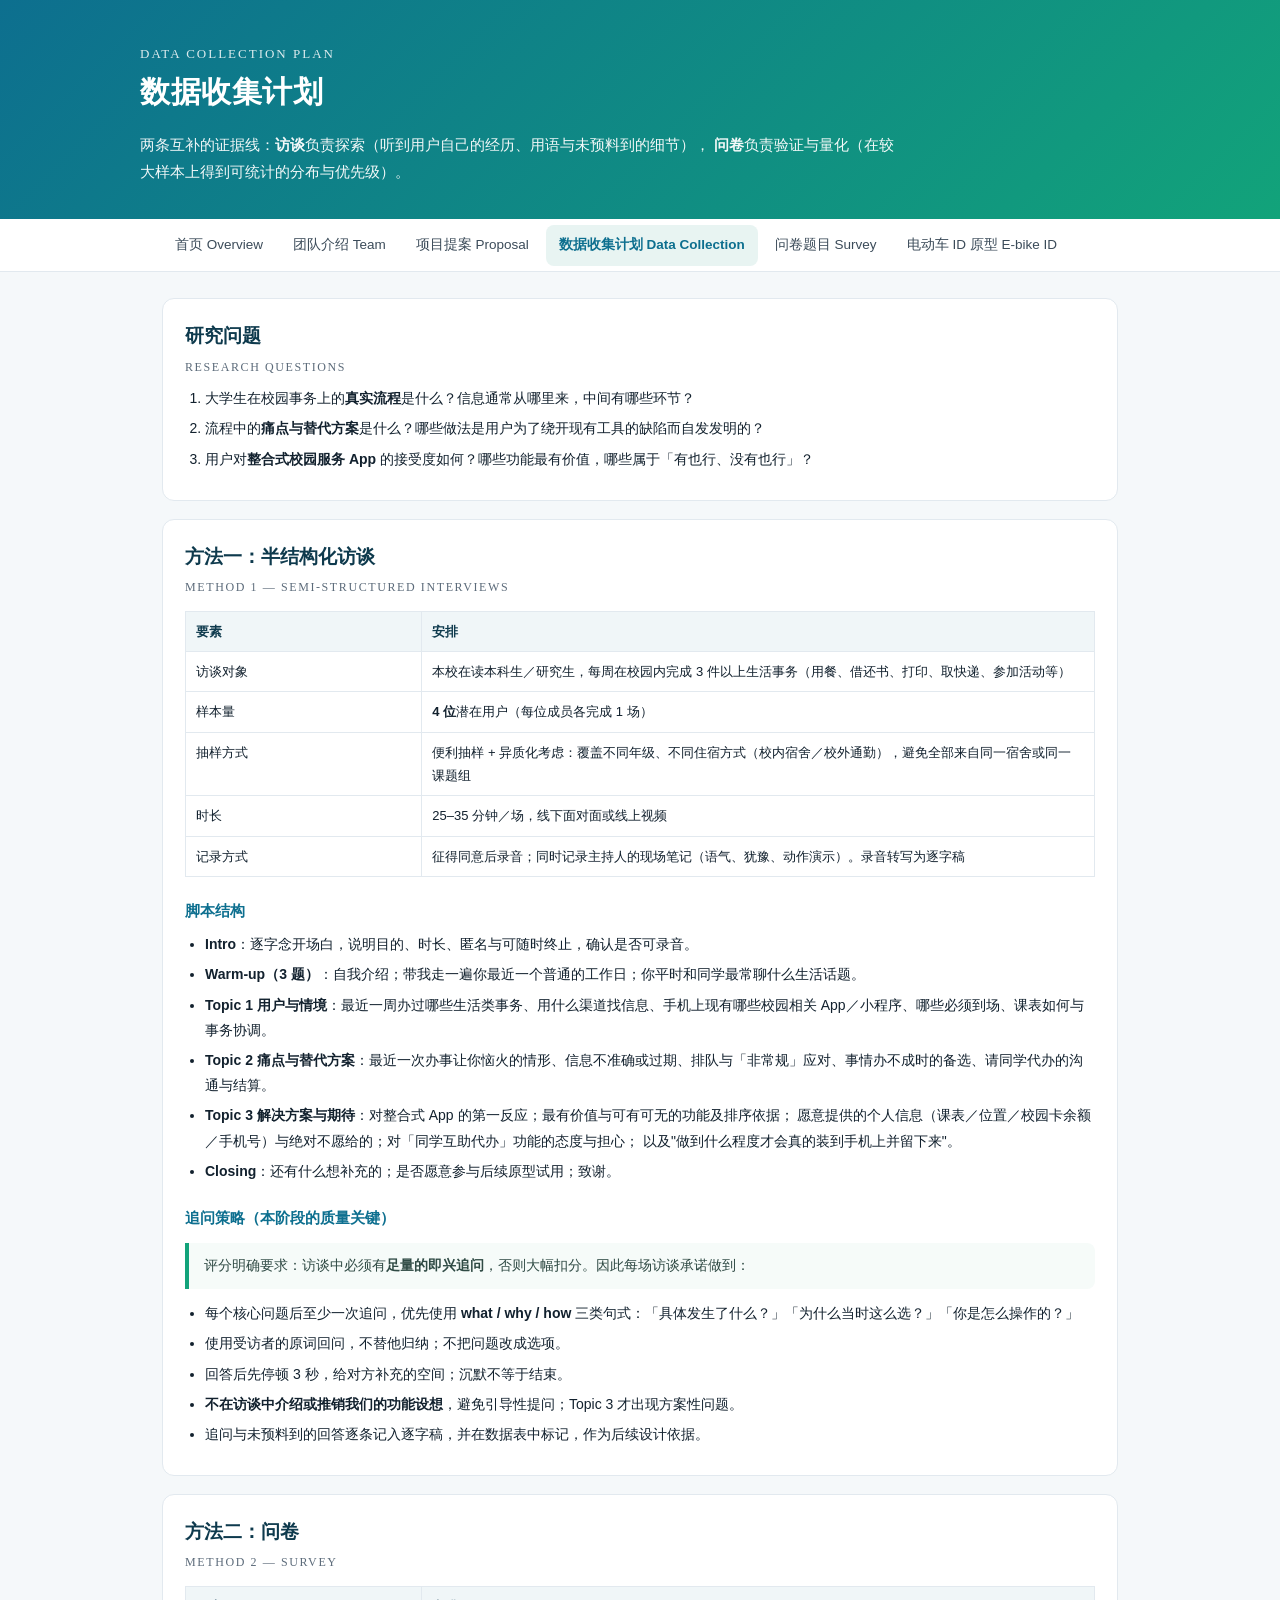
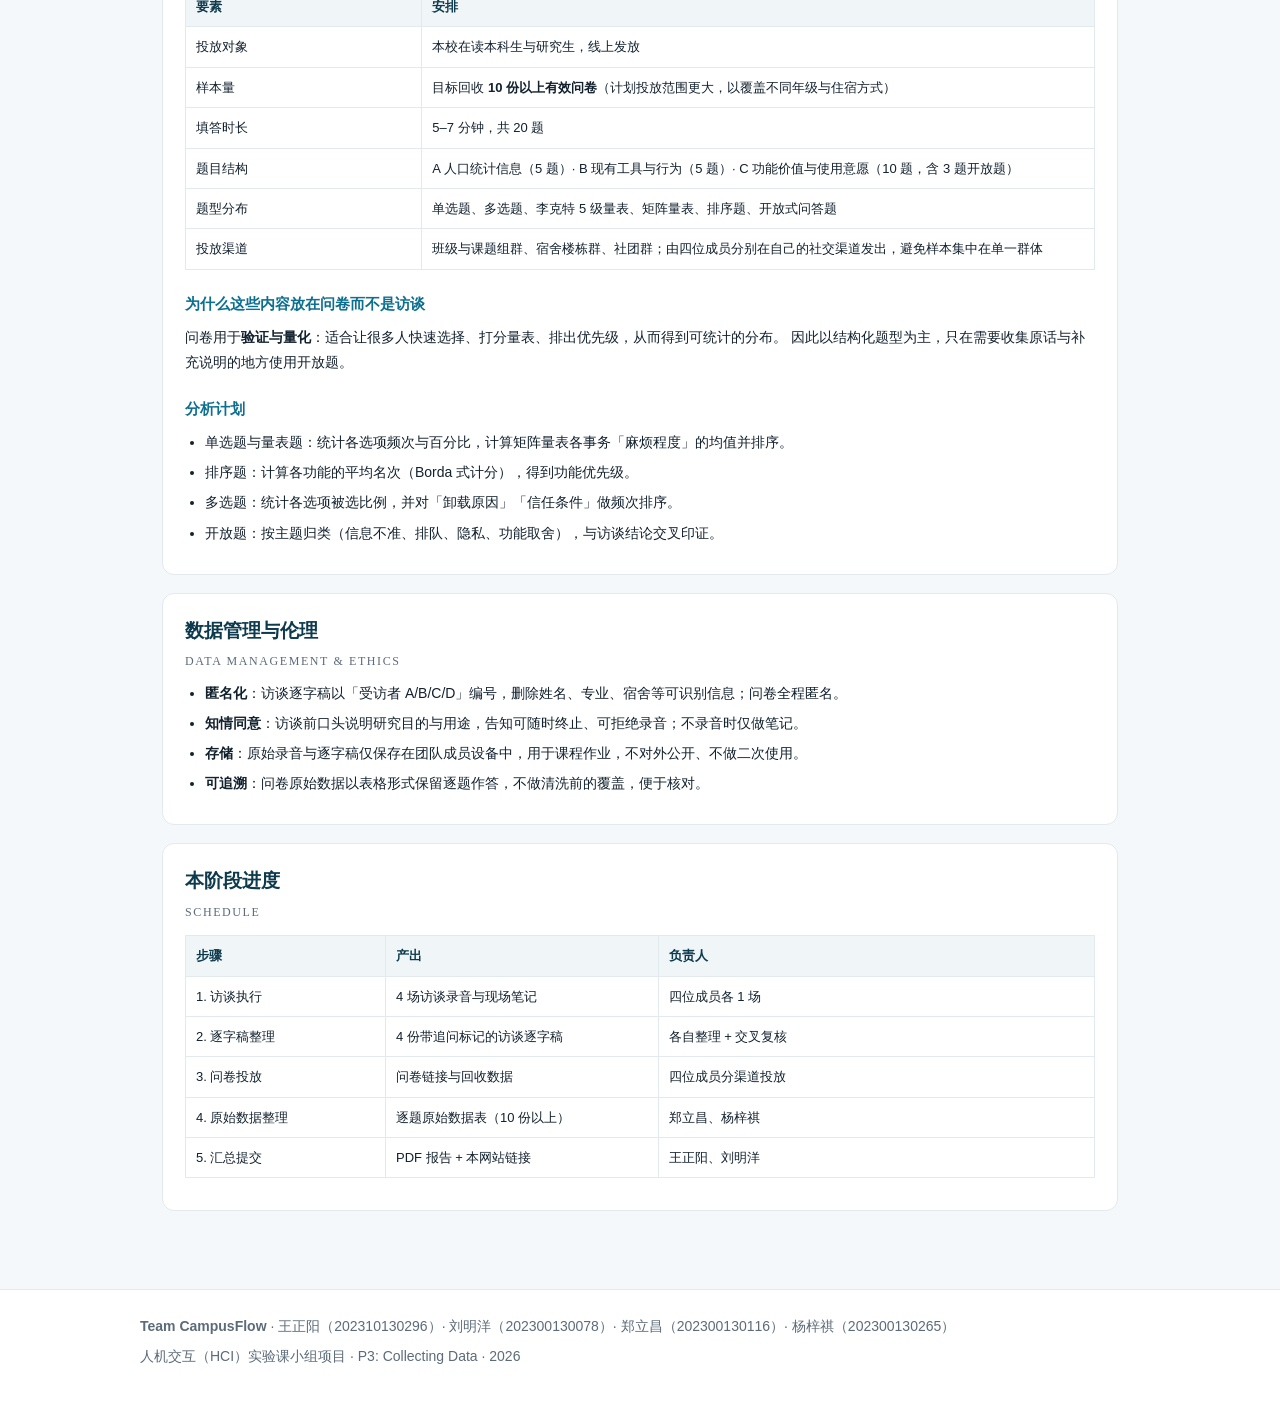
<file: data-collection.html>
<!DOCTYPE html>
<html lang="zh-CN">
<head>
<meta charset="utf-8">
<meta name="viewport" content="width=device-width, initial-scale=1">
<title>数据收集计划 Data Collection Plan · CampusFlow 项目网站</title>
<link rel="stylesheet" href="style.css">
</head>
<body>

<header class="hero">
  <div class="wrap">
    <div class="en">Data collection plan</div>
    <h1>数据收集计划</h1>
    <p class="lead">两条互补的证据线：<b>访谈</b>负责探索（听到用户自己的经历、用语与未预料到的细节），
      <b>问卷</b>负责验证与量化（在较大样本上得到可统计的分布与优先级）。</p>
  </div>
</header>

<nav class="top">
  <div class="wrap">
    <a href="index.html">首页 Overview</a>
    <a href="team.html">团队介绍 Team</a>
    <a href="proposal.html">项目提案 Proposal</a>
    <a class="on" href="data-collection.html">数据收集计划 Data Collection</a>
    <a href="survey.html">问卷题目 Survey</a>
    <a href="ebike/index.html">电动车 ID 原型 E-bike ID</a>
  </div>
</nav>

<main class="wrap">

  <section class="card">
    <h2>研究问题<span class="en">Research questions</span></h2>
    <ol>
      <li>大学生在校园事务上的<b>真实流程</b>是什么？信息通常从哪里来，中间有哪些环节？</li>
      <li>流程中的<b>痛点与替代方案</b>是什么？哪些做法是用户为了绕开现有工具的缺陷而自发发明的？</li>
      <li>用户对<b>整合式校园服务 App</b> 的接受度如何？哪些功能最有价值，哪些属于「有也行、没有也行」？</li>
    </ol>
  </section>

  <section class="card">
    <h2>方法一：半结构化访谈<span class="en">Method 1 — Semi-structured interviews</span></h2>
    <table>
      <tr><th style="width:26%">要素</th><th>安排</th></tr>
      <tr><td>访谈对象</td><td>本校在读本科生／研究生，每周在校园内完成 3 件以上生活事务（用餐、借还书、打印、取快递、参加活动等）</td></tr>
      <tr><td>样本量</td><td><b>4 位</b>潜在用户（每位成员各完成 1 场）</td></tr>
      <tr><td>抽样方式</td><td>便利抽样 + 异质化考虑：覆盖不同年级、不同住宿方式（校内宿舍／校外通勤），避免全部来自同一宿舍或同一课题组</td></tr>
      <tr><td>时长</td><td>25–35 分钟／场，线下面对面或线上视频</td></tr>
      <tr><td>记录方式</td><td>征得同意后录音；同时记录主持人的现场笔记（语气、犹豫、动作演示）。录音转写为逐字稿</td></tr>
    </table>

    <h3>脚本结构</h3>
    <ul>
      <li><b>Intro</b>：逐字念开场白，说明目的、时长、匿名与可随时终止，确认是否可录音。</li>
      <li><b>Warm-up（3 题）</b>：自我介绍；带我走一遍你最近一个普通的工作日；你平时和同学最常聊什么生活话题。</li>
      <li><b>Topic 1 用户与情境</b>：最近一周办过哪些生活类事务、用什么渠道找信息、手机上现有哪些校园相关 App／小程序、哪些必须到场、课表如何与事务协调。</li>
      <li><b>Topic 2 痛点与替代方案</b>：最近一次办事让你恼火的情形、信息不准确或过期、排队与「非常规」应对、事情办不成时的备选、请同学代办的沟通与结算。</li>
      <li><b>Topic 3 解决方案与期待</b>：对整合式 App 的第一反应；最有价值与可有可无的功能及排序依据；
        愿意提供的个人信息（课表／位置／校园卡余额／手机号）与绝对不愿给的；对「同学互助代办」功能的态度与担心；
        以及"做到什么程度才会真的装到手机上并留下来"。</li>
      <li><b>Closing</b>：还有什么想补充的；是否愿意参与后续原型试用；致谢。</li>
    </ul>

    <h3>追问策略（本阶段的质量关键）</h3>
    <div class="note">评分明确要求：访谈中必须有<b>足量的即兴追问</b>，否则大幅扣分。因此每场访谈承诺做到：</div>
    <ul>
      <li>每个核心问题后至少一次追问，优先使用 <b>what / why / how</b> 三类句式：「具体发生了什么？」「为什么当时这么选？」「你是怎么操作的？」</li>
      <li>使用受访者的原词回问，不替他归纳；不把问题改成选项。</li>
      <li>回答后先停顿 3 秒，给对方补充的空间；沉默不等于结束。</li>
      <li><b>不在访谈中介绍或推销我们的功能设想</b>，避免引导性提问；Topic 3 才出现方案性问题。</li>
      <li>追问与未预料到的回答逐条记入逐字稿，并在数据表中标记，作为后续设计依据。</li>
    </ul>
  </section>

  <section class="card">
    <h2>方法二：问卷<span class="en">Method 2 — Survey</span></h2>
    <table>
      <tr><th style="width:26%">要素</th><th>安排</th></tr>
      <tr><td>投放对象</td><td>本校在读本科生与研究生，线上发放</td></tr>
      <tr><td>样本量</td><td>目标回收 <b>10 份以上有效问卷</b>（计划投放范围更大，以覆盖不同年级与住宿方式）</td></tr>
      <tr><td>填答时长</td><td>5–7 分钟，共 20 题</td></tr>
      <tr><td>题目结构</td><td>A 人口统计信息（5 题）· B 现有工具与行为（5 题）· C 功能价值与使用意愿（10 题，含 3 题开放题）</td></tr>
      <tr><td>题型分布</td><td>单选题、多选题、李克特 5 级量表、矩阵量表、排序题、开放式问答题</td></tr>
      <tr><td>投放渠道</td><td>班级与课题组群、宿舍楼栋群、社团群；由四位成员分别在自己的社交渠道发出，避免样本集中在单一群体</td></tr>
    </table>

    <h3>为什么这些内容放在问卷而不是访谈</h3>
    <p>问卷用于<b>验证与量化</b>：适合让很多人快速选择、打分量表、排出优先级，从而得到可统计的分布。
      因此以结构化题型为主，只在需要收集原话与补充说明的地方使用开放题。</p>

    <h3>分析计划</h3>
    <ul>
      <li>单选题与量表题：统计各选项频次与百分比，计算矩阵量表各事务「麻烦程度」的均值并排序。</li>
      <li>排序题：计算各功能的平均名次（Borda 式计分），得到功能优先级。</li>
      <li>多选题：统计各选项被选比例，并对「卸载原因」「信任条件」做频次排序。</li>
      <li>开放题：按主题归类（信息不准、排队、隐私、功能取舍），与访谈结论交叉印证。</li>
    </ul>
  </section>

  <section class="card">
    <h2>数据管理与伦理<span class="en">Data management &amp; ethics</span></h2>
    <ul>
      <li><b>匿名化</b>：访谈逐字稿以「受访者 A/B/C/D」编号，删除姓名、专业、宿舍等可识别信息；问卷全程匿名。</li>
      <li><b>知情同意</b>：访谈前口头说明研究目的与用途，告知可随时终止、可拒绝录音；不录音时仅做笔记。</li>
      <li><b>存储</b>：原始录音与逐字稿仅保存在团队成员设备中，用于课程作业，不对外公开、不做二次使用。</li>
      <li><b>可追溯</b>：问卷原始数据以表格形式保留逐题作答，不做清洗前的覆盖，便于核对。</li>
    </ul>
  </section>

  <section class="card">
    <h2>本阶段进度<span class="en">Schedule</span></h2>
    <table>
      <tr><th style="width:22%">步骤</th><th style="width:30%">产出</th><th>负责人</th></tr>
      <tr><td>1. 访谈执行</td><td>4 场访谈录音与现场笔记</td><td>四位成员各 1 场</td></tr>
      <tr><td>2. 逐字稿整理</td><td>4 份带追问标记的访谈逐字稿</td><td>各自整理 + 交叉复核</td></tr>
      <tr><td>3. 问卷投放</td><td>问卷链接与回收数据</td><td>四位成员分渠道投放</td></tr>
      <tr><td>4. 原始数据整理</td><td>逐题原始数据表（10 份以上）</td><td>郑立昌、杨梓祺</td></tr>
      <tr><td>5. 汇总提交</td><td>PDF 报告 + 本网站链接</td><td>王正阳、刘明洋</td></tr>
    </table>
  </section>

</main>

<footer>
  <div class="wrap">
    <p><b>Team CampusFlow</b> · 王正阳（202310130296）· 刘明洋（202300130078）· 郑立昌（202300130116）· 杨梓祺（202300130265）</p>
    <p>人机交互（HCI）实验课小组项目 · P3: Collecting Data · 2026</p>
  </div>
</footer>

</body>
</html>
</file>
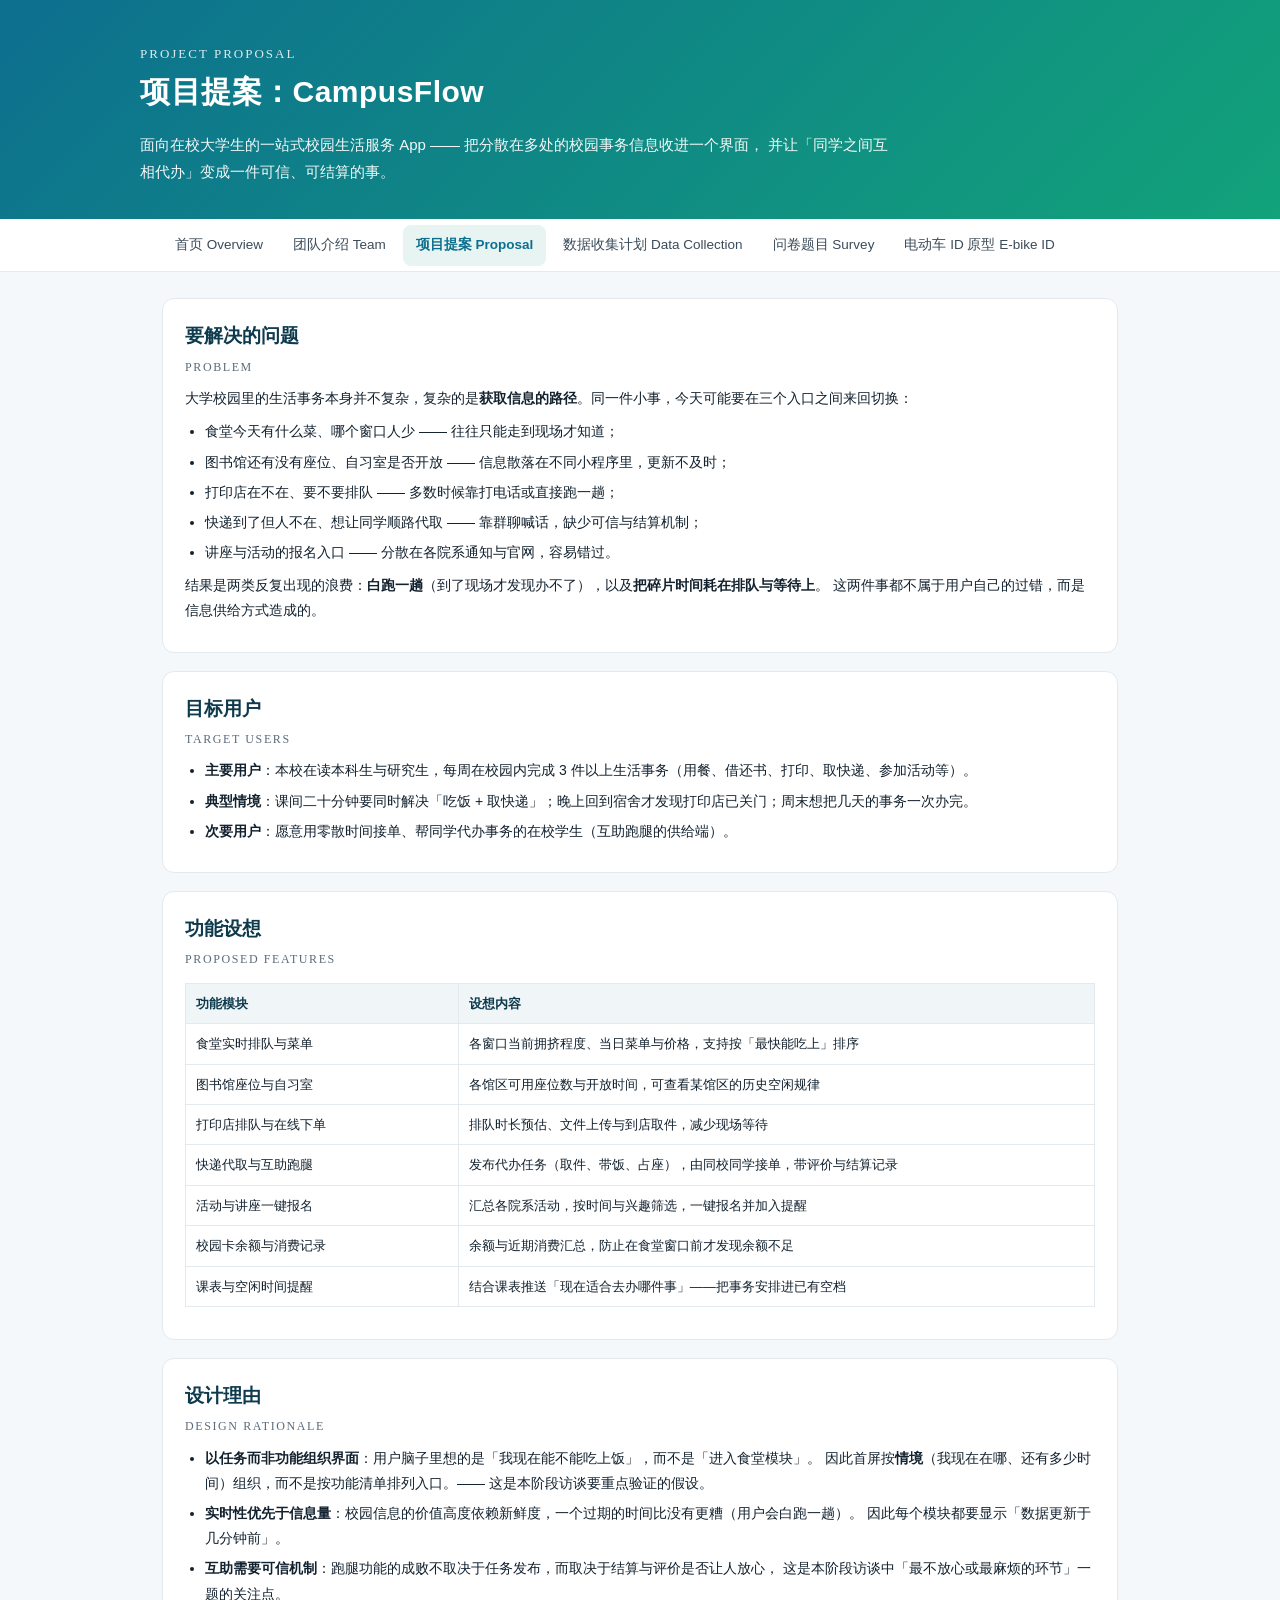
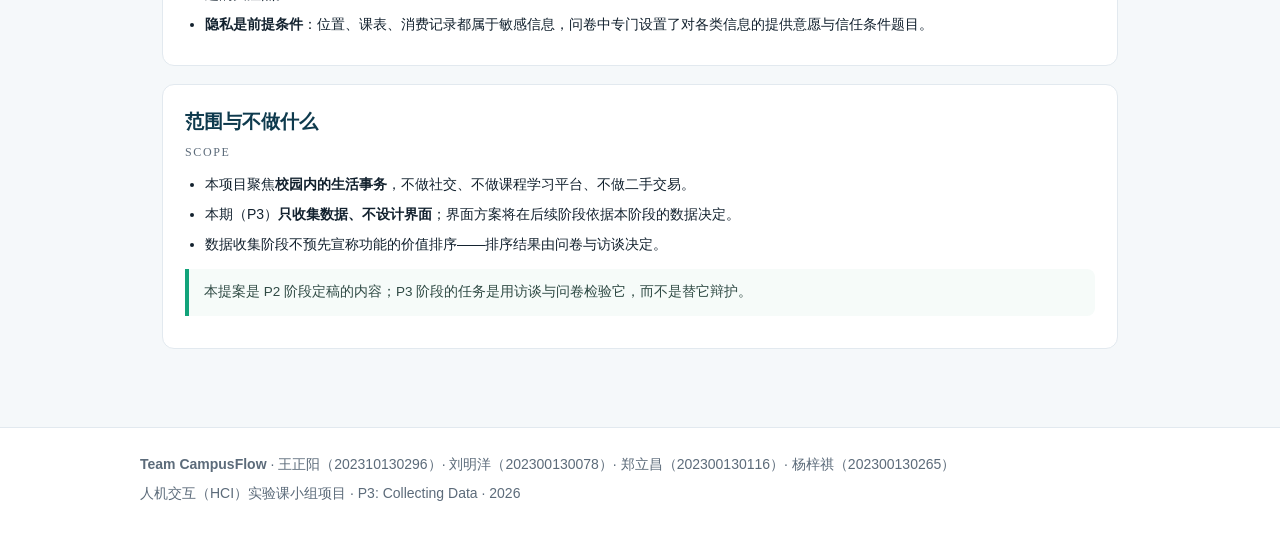
<file: proposal.html>
<!DOCTYPE html>
<html lang="zh-CN">
<head>
<meta charset="utf-8">
<meta name="viewport" content="width=device-width, initial-scale=1">
<title>项目提案 Project Proposal · CampusFlow 项目网站</title>
<link rel="stylesheet" href="style.css">
</head>
<body>

<header class="hero">
  <div class="wrap">
    <div class="en">Project proposal</div>
    <h1>项目提案：CampusFlow</h1>
    <p class="lead">面向在校大学生的一站式校园生活服务 App —— 把分散在多处的校园事务信息收进一个界面，
      并让「同学之间互相代办」变成一件可信、可结算的事。</p>
  </div>
</header>

<nav class="top">
  <div class="wrap">
    <a href="index.html">首页 Overview</a>
    <a href="team.html">团队介绍 Team</a>
    <a class="on" href="proposal.html">项目提案 Proposal</a>
    <a href="data-collection.html">数据收集计划 Data Collection</a>
    <a href="survey.html">问卷题目 Survey</a>
    <a href="ebike/index.html">电动车 ID 原型 E-bike ID</a>
  </div>
</nav>

<main class="wrap">

  <section class="card">
    <h2>要解决的问题<span class="en">Problem</span></h2>
    <p>大学校园里的生活事务本身并不复杂，复杂的是<b>获取信息的路径</b>。同一件小事，今天可能要在三个入口之间来回切换：</p>
    <ul>
      <li>食堂今天有什么菜、哪个窗口人少 —— 往往只能走到现场才知道；</li>
      <li>图书馆还有没有座位、自习室是否开放 —— 信息散落在不同小程序里，更新不及时；</li>
      <li>打印店在不在、要不要排队 —— 多数时候靠打电话或直接跑一趟；</li>
      <li>快递到了但人不在、想让同学顺路代取 —— 靠群聊喊话，缺少可信与结算机制；</li>
      <li>讲座与活动的报名入口 —— 分散在各院系通知与官网，容易错过。</li>
    </ul>
    <p>结果是两类反复出现的浪费：<b>白跑一趟</b>（到了现场才发现办不了），以及<b>把碎片时间耗在排队与等待上</b>。
      这两件事都不属于用户自己的过错，而是信息供给方式造成的。</p>
  </section>

  <section class="card">
    <h2>目标用户<span class="en">Target users</span></h2>
    <ul>
      <li><b>主要用户</b>：本校在读本科生与研究生，每周在校园内完成 3 件以上生活事务（用餐、借还书、打印、取快递、参加活动等）。</li>
      <li><b>典型情境</b>：课间二十分钟要同时解决「吃饭 + 取快递」；晚上回到宿舍才发现打印店已关门；周末想把几天的事务一次办完。</li>
      <li><b>次要用户</b>：愿意用零散时间接单、帮同学代办事务的在校学生（互助跑腿的供给端）。</li>
    </ul>
  </section>

  <section class="card">
    <h2>功能设想<span class="en">Proposed features</span></h2>
    <table>
      <tr><th style="width:30%">功能模块</th><th>设想内容</th></tr>
      <tr><td>食堂实时排队与菜单</td><td>各窗口当前拥挤程度、当日菜单与价格，支持按「最快能吃上」排序</td></tr>
      <tr><td>图书馆座位与自习室</td><td>各馆区可用座位数与开放时间，可查看某馆区的历史空闲规律</td></tr>
      <tr><td>打印店排队与在线下单</td><td>排队时长预估、文件上传与到店取件，减少现场等待</td></tr>
      <tr><td>快递代取与互助跑腿</td><td>发布代办任务（取件、带饭、占座），由同校同学接单，带评价与结算记录</td></tr>
      <tr><td>活动与讲座一键报名</td><td>汇总各院系活动，按时间与兴趣筛选，一键报名并加入提醒</td></tr>
      <tr><td>校园卡余额与消费记录</td><td>余额与近期消费汇总，防止在食堂窗口前才发现余额不足</td></tr>
      <tr><td>课表与空闲时间提醒</td><td>结合课表推送「现在适合去办哪件事」——把事务安排进已有空档</td></tr>
    </table>
  </section>

  <section class="card">
    <h2>设计理由<span class="en">Design rationale</span></h2>
    <ul>
      <li><b>以任务而非功能组织界面</b>：用户脑子里想的是「我现在能不能吃上饭」，而不是「进入食堂模块」。
        因此首屏按<b>情境</b>（我现在在哪、还有多少时间）组织，而不是按功能清单排列入口。—— 这是本阶段访谈要重点验证的假设。</li>
      <li><b>实时性优先于信息量</b>：校园信息的价值高度依赖新鲜度，一个过期的时间比没有更糟（用户会白跑一趟）。
        因此每个模块都要显示「数据更新于几分钟前」。</li>
      <li><b>互助需要可信机制</b>：跑腿功能的成败不取决于任务发布，而取决于结算与评价是否让人放心，
        这是本阶段访谈中「最不放心或最麻烦的环节」一题的关注点。</li>
      <li><b>隐私是前提条件</b>：位置、课表、消费记录都属于敏感信息，问卷中专门设置了对各类信息的提供意愿与信任条件题目。</li>
    </ul>
  </section>

  <section class="card">
    <h2>范围与不做什么<span class="en">Scope</span></h2>
    <ul>
      <li>本项目聚焦<b>校园内的生活事务</b>，不做社交、不做课程学习平台、不做二手交易。</li>
      <li>本期（P3）<b>只收集数据、不设计界面</b>；界面方案将在后续阶段依据本阶段的数据决定。</li>
      <li>数据收集阶段不预先宣称功能的价值排序——排序结果由问卷与访谈决定。</li>
    </ul>
    <div class="note">本提案是 P2 阶段定稿的内容；P3 阶段的任务是用访谈与问卷检验它，而不是替它辩护。</div>
  </section>

</main>

<footer>
  <div class="wrap">
    <p><b>Team CampusFlow</b> · 王正阳（202310130296）· 刘明洋（202300130078）· 郑立昌（202300130116）· 杨梓祺（202300130265）</p>
    <p>人机交互（HCI）实验课小组项目 · P3: Collecting Data · 2026</p>
  </div>
</footer>

</body>
</html>
</file>
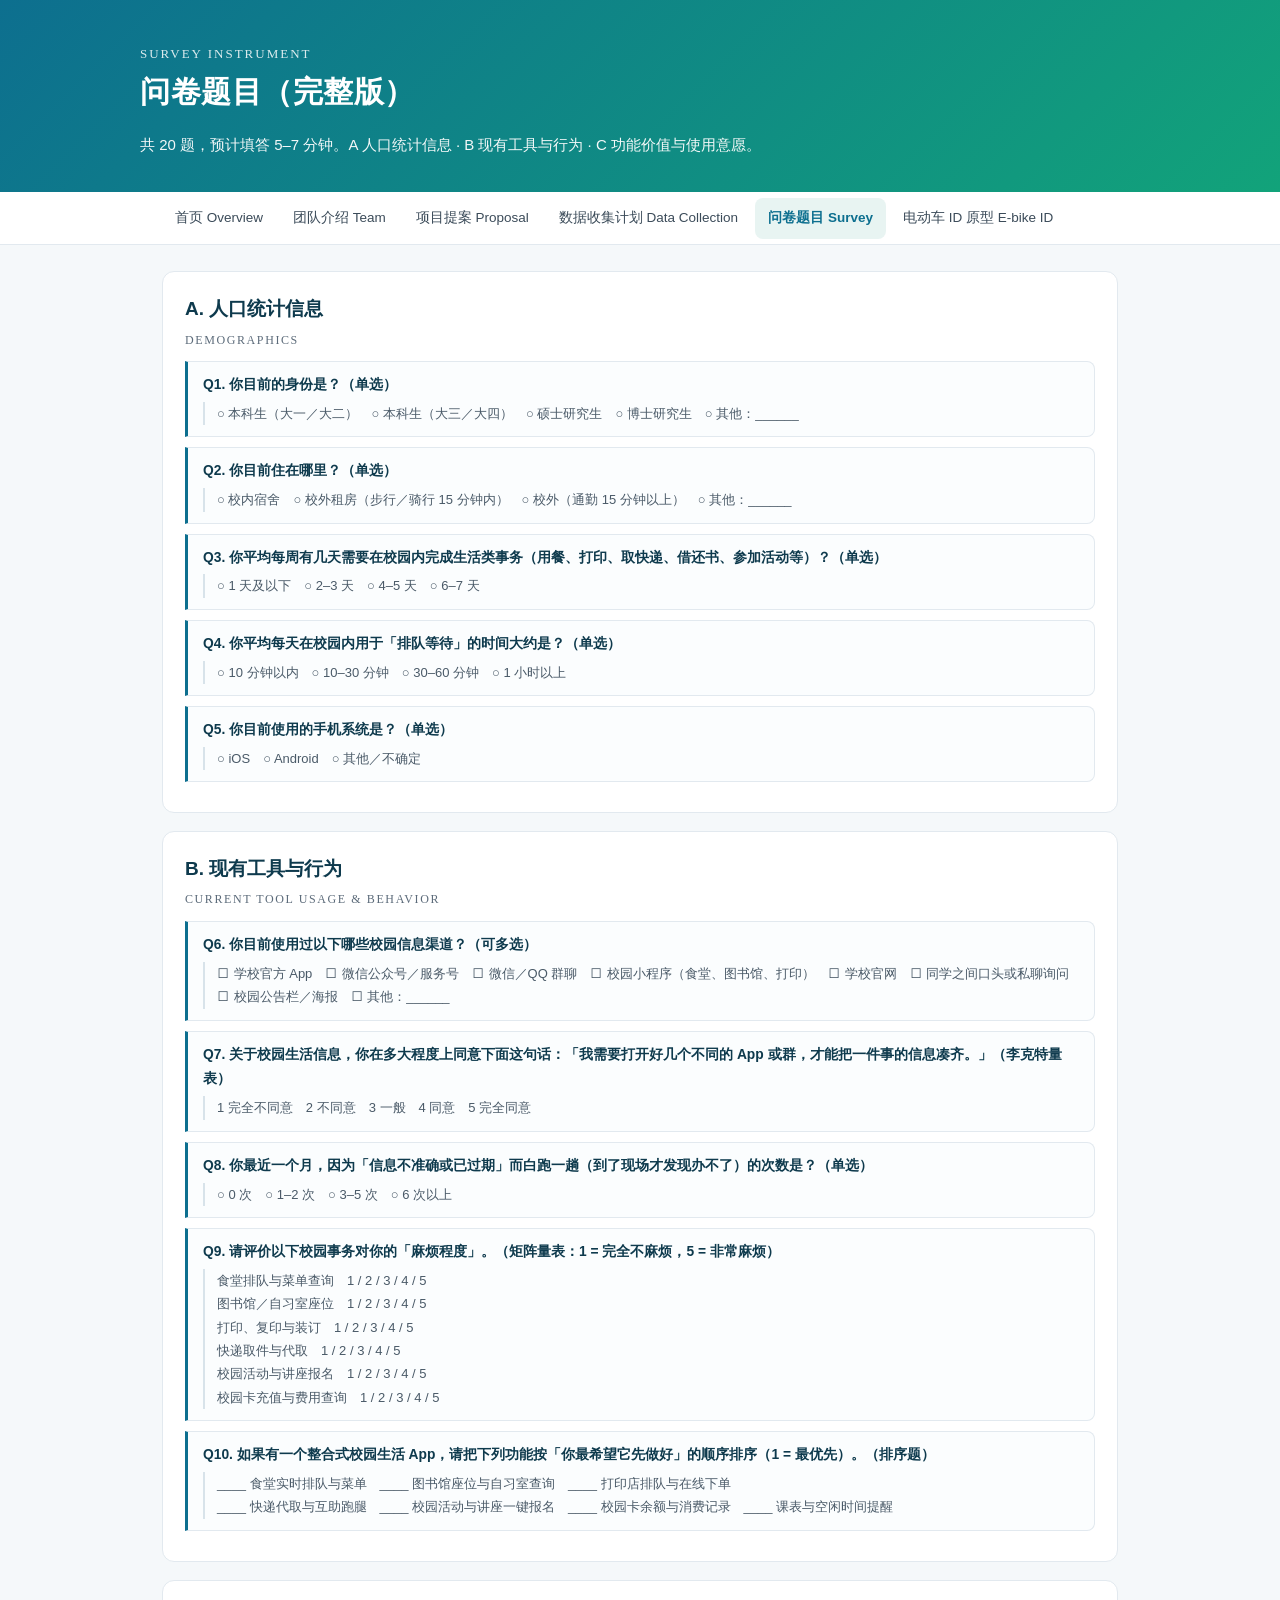
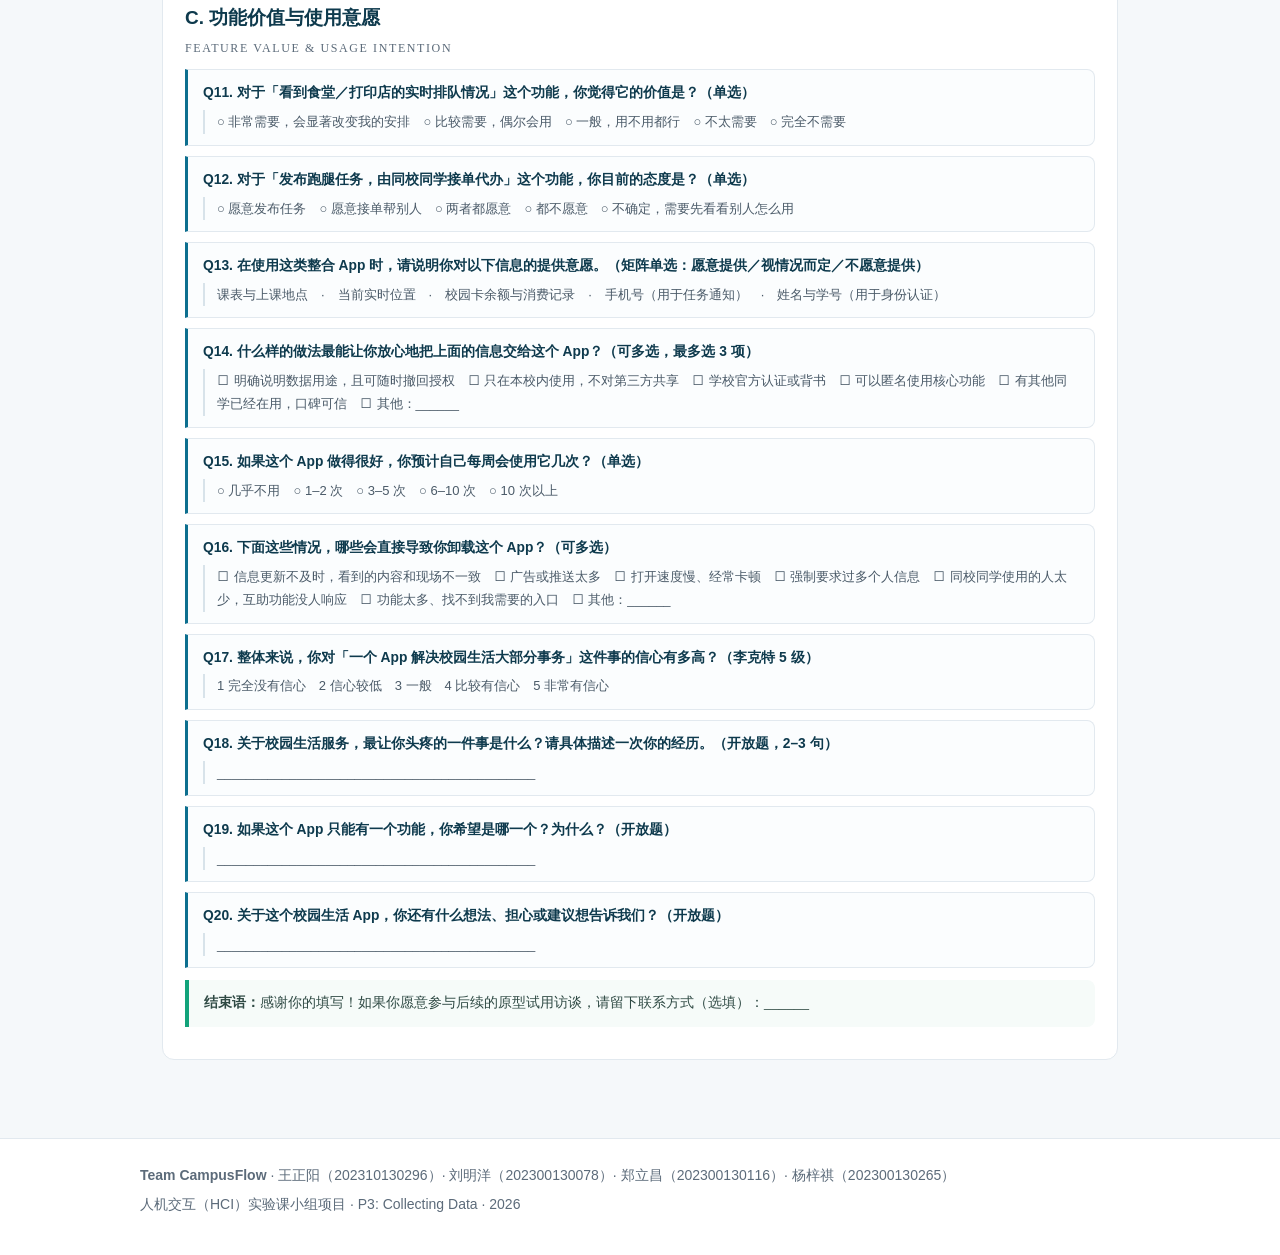
<file: survey.html>
<!DOCTYPE html>
<html lang="zh-CN">
<head>
<meta charset="utf-8">
<meta name="viewport" content="width=device-width, initial-scale=1">
<title>问卷题目 Survey Instrument · CampusFlow 项目网站</title>
<link rel="stylesheet" href="style.css">
</head>
<body>

<header class="hero">
  <div class="wrap">
    <div class="en">Survey instrument</div>
    <h1>问卷题目（完整版）</h1>
    <p class="lead">共 20 题，预计填答 5–7 分钟。A 人口统计信息 · B 现有工具与行为 · C 功能价值与使用意愿。</p>
  </div>
</header>

<nav class="top">
  <div class="wrap">
    <a href="index.html">首页 Overview</a>
    <a href="team.html">团队介绍 Team</a>
    <a href="proposal.html">项目提案 Proposal</a>
    <a href="data-collection.html">数据收集计划 Data Collection</a>
    <a class="on" href="survey.html">问卷题目 Survey</a>
    <a href="ebike/index.html">电动车 ID 原型 E-bike ID</a>
  </div>
</nav>

<main class="wrap">

  <section class="card">
    <h2>A. 人口统计信息<span class="en">Demographics</span></h2>
    <div class="qbox"><div class="q">Q1. 你目前的身份是？（单选）</div>
      <div class="f">○ 本科生（大一／大二）　○ 本科生（大三／大四）　○ 硕士研究生　○ 博士研究生　○ 其他：______</div></div>
    <div class="qbox"><div class="q">Q2. 你目前住在哪里？（单选）</div>
      <div class="f">○ 校内宿舍　○ 校外租房（步行／骑行 15 分钟内）　○ 校外（通勤 15 分钟以上）　○ 其他：______</div></div>
    <div class="qbox"><div class="q">Q3. 你平均每周有几天需要在校园内完成生活类事务（用餐、打印、取快递、借还书、参加活动等）？（单选）</div>
      <div class="f">○ 1 天及以下　○ 2–3 天　○ 4–5 天　○ 6–7 天</div></div>
    <div class="qbox"><div class="q">Q4. 你平均每天在校园内用于「排队等待」的时间大约是？（单选）</div>
      <div class="f">○ 10 分钟以内　○ 10–30 分钟　○ 30–60 分钟　○ 1 小时以上</div></div>
    <div class="qbox"><div class="q">Q5. 你目前使用的手机系统是？（单选）</div>
      <div class="f">○ iOS　○ Android　○ 其他／不确定</div></div>
  </section>

  <section class="card">
    <h2>B. 现有工具与行为<span class="en">Current tool usage &amp; behavior</span></h2>
    <div class="qbox"><div class="q">Q6. 你目前使用过以下哪些校园信息渠道？（可多选）</div>
      <div class="f">☐ 学校官方 App　☐ 微信公众号／服务号　☐ 微信／QQ 群聊　☐ 校园小程序（食堂、图书馆、打印）　☐ 学校官网　☐ 同学之间口头或私聊询问　☐ 校园公告栏／海报　☐ 其他：______</div></div>
    <div class="qbox"><div class="q">Q7. 关于校园生活信息，你在多大程度上同意下面这句话：「我需要打开好几个不同的 App 或群，才能把一件事的信息凑齐。」（李克特量表）</div>
      <div class="f">1 完全不同意　2 不同意　3 一般　4 同意　5 完全同意</div></div>
    <div class="qbox"><div class="q">Q8. 你最近一个月，因为「信息不准确或已过期」而白跑一趟（到了现场才发现办不了）的次数是？（单选）</div>
      <div class="f">○ 0 次　○ 1–2 次　○ 3–5 次　○ 6 次以上</div></div>
    <div class="qbox"><div class="q">Q9. 请评价以下校园事务对你的「麻烦程度」。（矩阵量表：1 = 完全不麻烦，5 = 非常麻烦）</div>
      <div class="f">食堂排队与菜单查询　1 / 2 / 3 / 4 / 5<br>
        图书馆／自习室座位　1 / 2 / 3 / 4 / 5<br>
        打印、复印与装订　1 / 2 / 3 / 4 / 5<br>
        快递取件与代取　1 / 2 / 3 / 4 / 5<br>
        校园活动与讲座报名　1 / 2 / 3 / 4 / 5<br>
        校园卡充值与费用查询　1 / 2 / 3 / 4 / 5</div></div>
    <div class="qbox"><div class="q">Q10. 如果有一个整合式校园生活 App，请把下列功能按「你最希望它先做好」的顺序排序（1 = 最优先）。（排序题）</div>
      <div class="f">____ 食堂实时排队与菜单　____ 图书馆座位与自习室查询　____ 打印店排队与在线下单<br>
        ____ 快递代取与互助跑腿　____ 校园活动与讲座一键报名　____ 校园卡余额与消费记录　____ 课表与空闲时间提醒</div></div>
  </section>

  <section class="card">
    <h2>C. 功能价值与使用意愿<span class="en">Feature value &amp; usage intention</span></h2>
    <div class="qbox"><div class="q">Q11. 对于「看到食堂／打印店的实时排队情况」这个功能，你觉得它的价值是？（单选）</div>
      <div class="f">○ 非常需要，会显著改变我的安排　○ 比较需要，偶尔会用　○ 一般，用不用都行　○ 不太需要　○ 完全不需要</div></div>
    <div class="qbox"><div class="q">Q12. 对于「发布跑腿任务，由同校同学接单代办」这个功能，你目前的态度是？（单选）</div>
      <div class="f">○ 愿意发布任务　○ 愿意接单帮别人　○ 两者都愿意　○ 都不愿意　○ 不确定，需要先看看别人怎么用</div></div>
    <div class="qbox"><div class="q">Q13. 在使用这类整合 App 时，请说明你对以下信息的提供意愿。（矩阵单选：愿意提供／视情况而定／不愿意提供）</div>
      <div class="f">课表与上课地点　·　当前实时位置　·　校园卡余额与消费记录　·　手机号（用于任务通知）　·　姓名与学号（用于身份认证）</div></div>
    <div class="qbox"><div class="q">Q14. 什么样的做法最能让你放心地把上面的信息交给这个 App？（可多选，最多选 3 项）</div>
      <div class="f">☐ 明确说明数据用途，且可随时撤回授权　☐ 只在本校内使用，不对第三方共享　☐ 学校官方认证或背书　☐ 可以匿名使用核心功能　☐ 有其他同学已经在用，口碑可信　☐ 其他：______</div></div>
    <div class="qbox"><div class="q">Q15. 如果这个 App 做得很好，你预计自己每周会使用它几次？（单选）</div>
      <div class="f">○ 几乎不用　○ 1–2 次　○ 3–5 次　○ 6–10 次　○ 10 次以上</div></div>
    <div class="qbox"><div class="q">Q16. 下面这些情况，哪些会直接导致你卸载这个 App？（可多选）</div>
      <div class="f">☐ 信息更新不及时，看到的内容和现场不一致　☐ 广告或推送太多　☐ 打开速度慢、经常卡顿　☐ 强制要求过多个人信息　☐ 同校同学使用的人太少，互助功能没人响应　☐ 功能太多、找不到我需要的入口　☐ 其他：______</div></div>
    <div class="qbox"><div class="q">Q17. 整体来说，你对「一个 App 解决校园生活大部分事务」这件事的信心有多高？（李克特 5 级）</div>
      <div class="f">1 完全没有信心　2 信心较低　3 一般　4 比较有信心　5 非常有信心</div></div>
    <div class="qbox"><div class="q">Q18. 关于校园生活服务，最让你头疼的一件事是什么？请具体描述一次你的经历。（开放题，2–3 句）</div>
      <div class="f">____________________________________________</div></div>
    <div class="qbox"><div class="q">Q19. 如果这个 App 只能有一个功能，你希望是哪一个？为什么？（开放题）</div>
      <div class="f">____________________________________________</div></div>
    <div class="qbox"><div class="q">Q20. 关于这个校园生活 App，你还有什么想法、担心或建议想告诉我们？（开放题）</div>
      <div class="f">____________________________________________</div></div>
    <div class="note"><b>结束语：</b>感谢你的填写！如果你愿意参与后续的原型试用访谈，请留下联系方式（选填）：______</div>
  </section>

</main>

<footer>
  <div class="wrap">
    <p><b>Team CampusFlow</b> · 王正阳（202310130296）· 刘明洋（202300130078）· 郑立昌（202300130116）· 杨梓祺（202300130265）</p>
    <p>人机交互（HCI）实验课小组项目 · P3: Collecting Data · 2026</p>
  </div>
</footer>

</body>
</html>
</file>
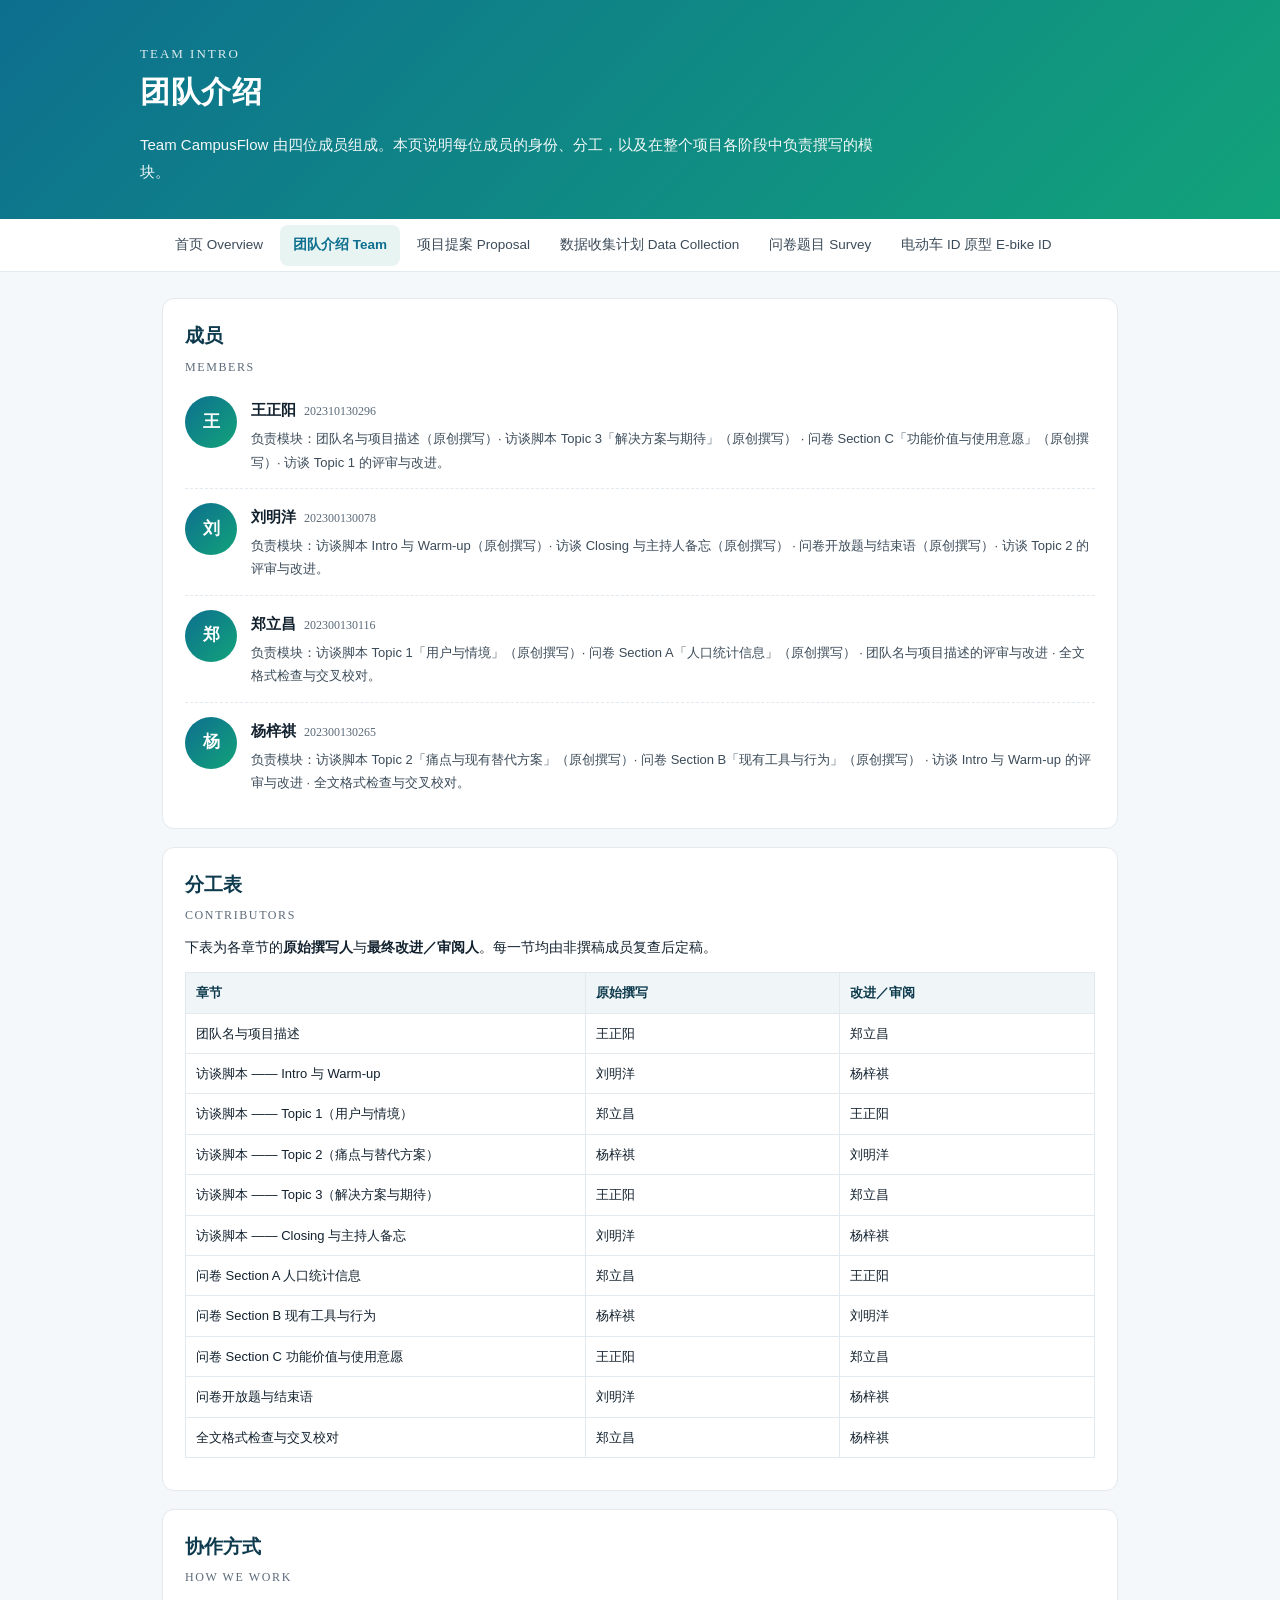
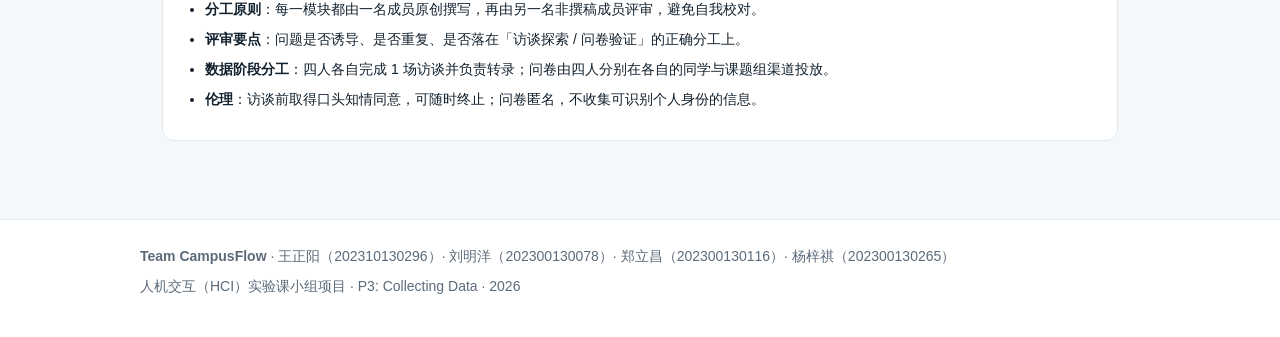
<file: team.html>
<!DOCTYPE html>
<html lang="zh-CN">
<head>
<meta charset="utf-8">
<meta name="viewport" content="width=device-width, initial-scale=1">
<title>团队介绍 Team · CampusFlow 项目网站</title>
<link rel="stylesheet" href="style.css">
</head>
<body>

<header class="hero">
  <div class="wrap">
    <div class="en">Team intro</div>
    <h1>团队介绍</h1>
    <p class="lead">Team CampusFlow 由四位成员组成。本页说明每位成员的身份、分工，以及在整个项目各阶段中负责撰写的模块。</p>
  </div>
</header>

<nav class="top">
  <div class="wrap">
    <a href="index.html">首页 Overview</a>
    <a class="on" href="team.html">团队介绍 Team</a>
    <a href="proposal.html">项目提案 Proposal</a>
    <a href="data-collection.html">数据收集计划 Data Collection</a>
    <a href="survey.html">问卷题目 Survey</a>
    <a href="ebike/index.html">电动车 ID 原型 E-bike ID</a>
  </div>
</nav>

<main class="wrap">

  <section class="card">
    <h2>成员<span class="en">Members</span></h2>

    <div class="member">
      <div class="avatar">王</div>
      <div>
        <div class="who">王正阳<span class="sid">202310130296</span></div>
        <div class="role">负责模块：团队名与项目描述（原创撰写）· 访谈脚本 Topic 3「解决方案与期待」（原创撰写）
          · 问卷 Section C「功能价值与使用意愿」（原创撰写）· 访谈 Topic 1 的评审与改进。</div>
      </div>
    </div>

    <div class="member">
      <div class="avatar">刘</div>
      <div>
        <div class="who">刘明洋<span class="sid">202300130078</span></div>
        <div class="role">负责模块：访谈脚本 Intro 与 Warm-up（原创撰写）· 访谈 Closing 与主持人备忘（原创撰写）
          · 问卷开放题与结束语（原创撰写）· 访谈 Topic 2 的评审与改进。</div>
      </div>
    </div>

    <div class="member">
      <div class="avatar">郑</div>
      <div>
        <div class="who">郑立昌<span class="sid">202300130116</span></div>
        <div class="role">负责模块：访谈脚本 Topic 1「用户与情境」（原创撰写）· 问卷 Section A「人口统计信息」（原创撰写）
          · 团队名与项目描述的评审与改进 · 全文格式检查与交叉校对。</div>
      </div>
    </div>

    <div class="member">
      <div class="avatar">杨</div>
      <div>
        <div class="who">杨梓祺<span class="sid">202300130265</span></div>
        <div class="role">负责模块：访谈脚本 Topic 2「痛点与现有替代方案」（原创撰写）· 问卷 Section B「现有工具与行为」（原创撰写）
          · 访谈 Intro 与 Warm-up 的评审与改进 · 全文格式检查与交叉校对。</div>
      </div>
    </div>
  </section>

  <section class="card">
    <h2>分工表<span class="en">Contributors</span></h2>
    <p>下表为各章节的<b>原始撰写人</b>与<b>最终改进／审阅人</b>。每一节均由非撰稿成员复查后定稿。</p>
    <table>
      <tr><th style="width:44%">章节</th><th style="width:28%">原始撰写</th><th style="width:28%">改进／审阅</th></tr>
      <tr><td>团队名与项目描述</td><td>王正阳</td><td>郑立昌</td></tr>
      <tr><td>访谈脚本 —— Intro 与 Warm-up</td><td>刘明洋</td><td>杨梓祺</td></tr>
      <tr><td>访谈脚本 —— Topic 1（用户与情境）</td><td>郑立昌</td><td>王正阳</td></tr>
      <tr><td>访谈脚本 —— Topic 2（痛点与替代方案）</td><td>杨梓祺</td><td>刘明洋</td></tr>
      <tr><td>访谈脚本 —— Topic 3（解决方案与期待）</td><td>王正阳</td><td>郑立昌</td></tr>
      <tr><td>访谈脚本 —— Closing 与主持人备忘</td><td>刘明洋</td><td>杨梓祺</td></tr>
      <tr><td>问卷 Section A 人口统计信息</td><td>郑立昌</td><td>王正阳</td></tr>
      <tr><td>问卷 Section B 现有工具与行为</td><td>杨梓祺</td><td>刘明洋</td></tr>
      <tr><td>问卷 Section C 功能价值与使用意愿</td><td>王正阳</td><td>郑立昌</td></tr>
      <tr><td>问卷开放题与结束语</td><td>刘明洋</td><td>杨梓祺</td></tr>
      <tr><td>全文格式检查与交叉校对</td><td>郑立昌</td><td>杨梓祺</td></tr>
    </table>
  </section>

  <section class="card">
    <h2>协作方式<span class="en">How we work</span></h2>
    <ul>
      <li><b>分工原则</b>：每一模块都由一名成员原创撰写，再由另一名非撰稿成员评审，避免自我校对。</li>
      <li><b>评审要点</b>：问题是否诱导、是否重复、是否落在「访谈探索 / 问卷验证」的正确分工上。</li>
      <li><b>数据阶段分工</b>：四人各自完成 1 场访谈并负责转录；问卷由四人分别在各自的同学与课题组渠道投放。</li>
      <li><b>伦理</b>：访谈前取得口头知情同意，可随时终止；问卷匿名，不收集可识别个人身份的信息。</li>
    </ul>
  </section>

</main>

<footer>
  <div class="wrap">
    <p><b>Team CampusFlow</b> · 王正阳（202310130296）· 刘明洋（202300130078）· 郑立昌（202300130116）· 杨梓祺（202300130265）</p>
    <p>人机交互（HCI）实验课小组项目 · P3: Collecting Data · 2026</p>
  </div>
</footer>

</body>
</html>
</file>
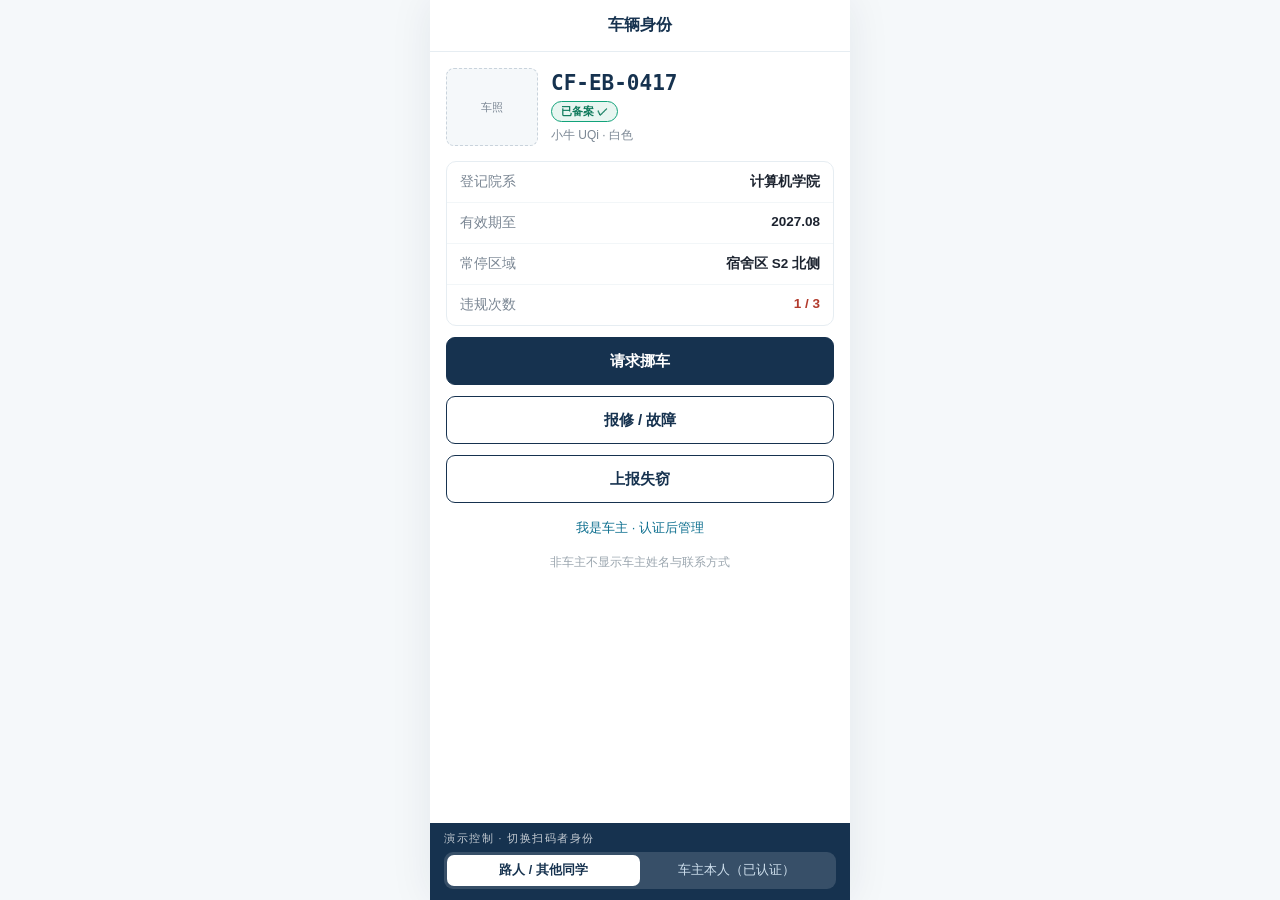
<file: ebike/demo.html>
<!DOCTYPE html>
<html lang="zh-CN">
<head>
<meta charset="utf-8">
<meta name="viewport" content="width=device-width,initial-scale=1,viewport-fit=cover">
<title>校园电动车 ID · CF-EB-0417</title>
<style>
*{box-sizing:border-box;margin:0;padding:0;-webkit-tap-highlight-color:transparent}
:root{--navy:#16324f;--teal:#0d6f8f;--green:#12a37a;--red:#b23a2c;--grey:#7b8794;--line:#e6edf2;--bg:#f5f8fa}
body{font-family:-apple-system,'PingFang SC','Microsoft YaHei',sans-serif;background:var(--bg);color:#1d2430;
  display:flex;justify-content:center;min-height:100vh}
.app{width:100%;max-width:420px;background:#fff;min-height:100vh;position:relative;box-shadow:0 0 40px rgba(18,41,63,.08)}
.top{height:52px;display:flex;align-items:center;padding:0 14px;border-bottom:1px solid var(--line);
  position:sticky;top:0;background:#fff;z-index:5}
.top .back{font-size:14px;color:var(--teal);cursor:pointer;visibility:hidden}
.top .t{position:absolute;left:0;right:0;text-align:center;font-size:16px;font-weight:700;color:var(--navy)}
.body{padding:16px 16px 96px}
.hero{display:flex;gap:13px;align-items:center}
.thumb{width:92px;height:78px;border:1px dashed #c9d3dc;border-radius:8px;background:#f5f8fa;
  display:flex;align-items:center;justify-content:center;font-size:11px;color:var(--grey);flex:none}
.no{font-family:Consolas,monospace;font-size:21px;font-weight:700;color:var(--navy)}
.badge{display:inline-block;background:#e8f6f1;color:#0f7a5c;border:1px solid var(--green);
  border-radius:11px;padding:2px 9px;font-size:11px;font-weight:700;margin-top:6px}
.sub{font-size:12px;color:var(--grey);margin-top:5px}
.list{border:1px solid var(--line);border-radius:10px;margin-top:15px;overflow:hidden}
.row{display:flex;justify-content:space-between;font-size:13.5px;padding:11px 13px;border-top:1px solid #f2f6f8}
.row:first-child{border-top:none}
.row .k{color:var(--grey)}
.row .v{font-weight:600}
.row .v.d{color:var(--red)}
.btn{display:flex;align-items:center;justify-content:center;height:48px;border-radius:9px;font-size:15px;
  font-weight:700;margin-top:11px;border:1.5px solid var(--navy);cursor:pointer;background:#fff;color:var(--navy)}
.btn.p{background:var(--navy);color:#fff}
.btn:active{transform:scale(.985)}
.link{text-align:center;font-size:13px;color:var(--teal);margin-top:16px;cursor:pointer}
.hint{text-align:center;font-size:11.5px;color:#9aa5ae;margin-top:16px;line-height:1.6}
.sec{font-size:13px;font-weight:700;color:var(--teal);margin:18px 0 8px}
.card{border:1px solid var(--line);border-radius:10px;padding:11px 13px}
.kv{display:flex;justify-content:space-between;font-size:12.5px;padding:5px 0;color:#3a4652}
.kv span:first-child{color:var(--grey)}
.tl{border-left:2px solid var(--line);padding-left:13px;margin-left:4px}
.it{margin-bottom:11px}.it:last-child{margin-bottom:0}
.it .d{font-size:11.5px;color:#8b959f}
.it .x{font-size:13px;font-weight:600;margin-top:1px}
.it .s{font-size:11.5px;color:var(--grey);margin-top:1px}
.radios{border:1px solid var(--line);border-radius:10px;padding:3px 13px}
.radio{display:flex;align-items:center;gap:10px;padding:11px 0;font-size:14px;border-bottom:1px solid #f3f6f8;cursor:pointer}
.radio:last-child{border-bottom:none}
.dot{width:18px;height:18px;border:1.5px solid #b9c6d2;border-radius:50%;flex:none;position:relative}
.radio.on .dot{border-color:var(--navy)}
.radio.on .dot:after{content:'';position:absolute;inset:3px;background:var(--navy);border-radius:50%}
.ta{width:100%;height:80px;border:1px solid #dde5eb;border-radius:9px;background:#fbfcfd;padding:10px 12px;
  font-size:13px;color:#1d2430;font-family:inherit;resize:none;outline:none}
.sw{display:flex;justify-content:space-between;align-items:center;font-size:13px;margin-top:14px;cursor:pointer}
.tg{width:40px;height:22px;border-radius:12px;background:var(--navy);position:relative;flex:none;transition:.2s}
.tg:after{content:'';position:absolute;right:2px;top:2px;width:18px;height:18px;background:#fff;border-radius:50%;transition:.2s}
.tg.off{background:#c9d3dc}.tg.off:after{right:20px}
.done{text-align:center;padding:56px 20px}
.done .ic{width:64px;height:64px;border-radius:50%;background:var(--green);margin:0 auto 18px;
  display:flex;align-items:center;justify-content:center;font-size:32px;color:#fff}
.done h3{font-size:17px;color:var(--navy);margin-bottom:8px}
.done p{font-size:13px;color:var(--grey);line-height:1.7}
.page{display:none}.page.on{display:block}
.ownerbox{background:#f4f9ff;border:1px solid #cfe2f3;border-radius:10px;padding:12px 13px;margin-top:15px}
.ownerbox .t1{font-size:12px;color:#3d6f96;font-weight:700}
.ownerbox .nm{font-size:15px;font-weight:700;color:var(--navy);margin-top:5px}
.ownerbox .meta3{font-size:11.5px;color:var(--grey);margin-top:3px}
.tagme{display:inline-block;background:var(--navy);color:#fff;border-radius:9px;padding:1px 7px;
  font-size:10.5px;font-weight:700;margin-left:6px;vertical-align:2px}
.mgmt{display:flex;gap:9px;margin-top:12px}
.mgmt div{flex:1;text-align:center;font-size:12px;color:var(--navy);border:1px solid #cfe2f3;background:#fff;
  border-radius:8px;padding:9px 4px;cursor:pointer}
.hide{display:none!important}
.mask{position:fixed;inset:0;background:rgba(13,32,48,.45);display:none;align-items:center;
  justify-content:center;z-index:50;padding:20px}
.mask.on{display:flex}
.modal{background:#fff;border-radius:14px;padding:22px 20px;width:100%;max-width:330px;text-align:center}
.modal .lg{width:46px;height:46px;border-radius:11px;background:var(--navy);color:#fff;margin:0 auto 12px;
  display:flex;align-items:center;justify-content:center;font-size:19px;font-weight:700}
.modal h4{font-size:15px;color:var(--navy)}
.modal p{font-size:12px;color:var(--grey);line-height:1.7;margin:8px 0 14px}
.modal .b{height:44px;border-radius:9px;display:flex;align-items:center;justify-content:center;
  font-size:14px;font-weight:700;cursor:pointer;margin-top:9px}
.modal .b.p{background:var(--navy);color:#fff}
.modal .b.g{border:1.5px solid var(--line);color:var(--grey);font-weight:600}
.demo{position:fixed;left:50%;transform:translateX(-50%);bottom:0;width:100%;max-width:420px;
  background:#16324f;color:#fff;padding:9px 14px 11px;z-index:40}
.demo .lb{font-size:10.5px;letter-spacing:1.5px;opacity:.75;margin-bottom:6px}
.demo .seg{display:flex;background:rgba(255,255,255,.14);border-radius:9px;padding:3px}
.demo .seg div{flex:1;text-align:center;font-size:12.5px;padding:7px 0;border-radius:7px;cursor:pointer;color:#cfe0ee}
.demo .seg div.on{background:#fff;color:#16324f;font-weight:700}
</style>
</head>
<body>
<div class="app">
  <div class="top"><span class="back" id="back">‹ 返回</span><span class="t" id="title">车辆身份</span></div>

  <div class="page on" id="p1"><div class="body">
    <div class="hero">
      <div class="thumb">车照</div>
      <div>
        <div class="no">CF-EB-0417</div>
        <div class="badge">已备案 ✓</div>
        <div class="sub">小牛 UQi · 白色</div>
      </div>
    </div>
    <div class="ownerbox hide" id="ownerBox">
      <div class="t1">我是登记车主<span class="tagme">已认证</span></div>
      <div class="nm">王 * 阳 · 学号 2023****296</div>
      <div class="meta3">绑定于 2026.09.12 ｜ 与车辆登记信息一致</div>
      <div class="mgmt">
        <div onclick="alert('过户申请：需新车主扫码确认后生效')">过户</div>
        <div onclick="alert('已预约 2027.08 前年检，届时提醒')">续期年检</div>
        <div onclick="alert('已提交解绑申请，需安保审核')">解绑</div>
      </div>
    </div>
    <div class="list">
      <div class="row"><span class="k">登记院系</span><span class="v">计算机学院</span></div>
      <div class="row"><span class="k">有效期至</span><span class="v">2027.08</span></div>
      <div class="row"><span class="k">常停区域</span><span class="v">宿舍区 S2 北侧</span></div>
      <div class="row"><span class="k">违规次数</span><span class="v d">1 / 3</span></div>
    </div>
    <div class="btn p" onclick="go('p3')">请求挪车</div>
    <div class="btn" onclick="go('p2')">报修 / 故障</div>
    <div class="btn" onclick="alert('已接通安保热线：0531-8888-0000')">上报失窃</div>
    <div class="link" id="ownerLink" onclick="openAuth()">我是车主 · 认证后管理</div>
    <div class="hint" id="ownerHint">非车主不显示车主姓名与联系方式</div>
  </div></div>

  <div class="page" id="p2"><div class="body">
    <div class="sec" style="margin-top:0">备案信息</div>
    <div class="card">
      <div class="kv"><span>车辆编号</span><span>CF-EB-0417</span></div>
      <div class="kv"><span>车型 / 颜色</span><span>小牛 UQi / 白</span></div>
      <div class="kv"><span>登记时间</span><span>2026.09.12</span></div>
      <div class="kv"><span>年检状态</span><span>2027.08 到期</span></div>
    </div>
    <div class="sec">违规记录（1）</div>
    <div class="tl"><div class="it"><div class="d">2026.11.03</div><div class="x">占用消防通道</div>
      <div class="s">已处理 · 安保登记</div></div></div>
    <div class="sec">报修记录（2）</div>
    <div class="tl">
      <div class="it"><div class="d">2026.10.20</div><div class="x">刹车异响</div><div class="s">维修点：东门车行</div></div>
      <div class="it"><div class="d">2026.09.28</div><div class="x">车灯不亮</div><div class="s">已自费更换</div></div>
    </div>
    <div class="btn" style="margin-top:18px" onclick="alert('报修已提交，安保处将在 1 个工作日内响应')">发起报修</div>
    <div class="hint">档案只读；改动需安保审核</div>
  </div></div>

  <div class="page" id="p3"><div class="body" id="formArea">
    <div style="font-size:12px;color:var(--grey)">车辆编号</div>
    <div class="no" style="font-size:17px">CF-EB-0417</div>
    <div class="sec">请选择原因（必选）</div>
    <div class="radios" id="radios">
      <div class="radio on" data-r="挡住通道 / 出入口"><span class="dot"></span>挡住通道 / 出入口</div>
      <div class="radio" data-r="占用充电位"><span class="dot"></span>占用充电位</div>
      <div class="radio" data-r="疑似长期无主车"><span class="dot"></span>疑似长期无主车</div>
      <div class="radio" data-r="其他"><span class="dot"></span>其他</div>
    </div>
    <div class="sec">留言（选填）</div>
    <textarea class="ta" placeholder="例：车停在 3 号楼门口，麻烦挪一下"></textarea>
    <div class="sw" onclick="toggle()"><span>匿名通知车主（不显示我的信息）</span><span class="tg" id="tg"></span></div>
    <div class="btn p" style="margin-top:20px" onclick="submitMove()">提交请求</div>
    <div class="hint">提交后通知车主；超 30 分钟未响应转安保</div>
  </div></div>
</div>

<div class="mask" id="mask">
  <div class="modal">
    <div class="lg">认</div>
    <h4>校内统一身份认证</h4>
    <p>为判断你是不是这辆车的登记车主，需要先验证身份。<br>系统只比对「学号 ↔ 车辆登记人」，不读取其他信息。</p>
    <div class="b p" onclick="loginAsOwner()">以 2023****296 登录</div>
    <div class="b g" onclick="loginAsGuest()">我不是车主，只看公开信息</div>
  </div>
</div>

<div class="demo">
  <div class="lb">演示控制 · 切换扫码者身份</div>
  <div class="seg">
    <div class="on" id="segGuest" onclick="setRole('guest')">路人 / 其他同学</div>
    <div id="segOwner" onclick="setRole('owner')">车主本人（已认证）</div>
  </div>
</div>

<script>
var cur='p1', role='guest';
var T={'p1':'车辆身份','p2':'车辆档案','p3':'请求挪车'};
function go(id){
  document.querySelectorAll('.page').forEach(function(e){e.classList.remove('on')});
  document.getElementById(id).classList.add('on');
  document.getElementById('title').textContent=T[id];
  document.getElementById('back').style.visibility=(id==='p1')?'hidden':'visible';
  cur=id; window.scrollTo(0,0);
}
document.getElementById('back').onclick=function(){ go('p1'); };
document.querySelectorAll('.radio').forEach(function(r){
  r.onclick=function(){document.querySelectorAll('.radio').forEach(function(x){x.classList.remove('on')});r.classList.add('on')};
});
function toggle(){document.getElementById('tg').classList.toggle('off')}
function submitMove(){
  var r=document.querySelector('.radio.on'), reason=r?r.dataset.r:'';
  document.getElementById('p3').innerHTML='<div class="done"><div class="ic">✓</div><h3>已通知车主</h3>'
    +'<p>原因：'+reason+'<br>车主将收到匿名提醒，预计 10 分钟内响应。<br>超 30 分钟未响应，系统自动转交安保处理。</p>'
    +'<div class="btn" style="margin:26px auto 0;max-width:200px" onclick="go(\'p1\')">完成</div></div>';
}
function setRole(r){
  role=r; var owner=(r==='owner');
  document.getElementById('ownerBox').classList.toggle('hide', !owner);
  document.getElementById('ownerLink').classList.toggle('hide', owner);
  document.getElementById('ownerHint').classList.toggle('hide', owner);
  document.getElementById('segOwner').classList.toggle('on', owner);
  document.getElementById('segGuest').classList.toggle('on', !owner);
  go('p1');
}
function openAuth(){ document.getElementById('mask').classList.add('on'); }
function loginAsOwner(){ document.getElementById('mask').classList.remove('on'); setRole('owner'); }
function loginAsGuest(){
  document.getElementById('mask').classList.remove('on');
  alert('该账号不是本车登记车主：\n· 仅展示公开信息\n· 本次尝试已记录（用于防止冒领）\n如登记有误，请联系安保处申诉。');
}
(function(){ var m=location.hash.replace('#',''); if(m==='records')go('p2'); if(m==='move')go('p3'); })();
</script>
</body>
</html>
</file>
<file: style.css>
/* CampusFlow 项目网站 · 共用样式 */
:root{
  --ink:#12212e; --sub:#5c6b7a; --line:#e2e9ef; --bg:#f5f8fa; --card:#ffffff;
  --brand:#0d6f8f; --brand2:#12a37a; --acc:#e8f4f2;
}
*{box-sizing:border-box}
html{scroll-behavior:smooth}
body{
  margin:0; background:var(--bg); color:var(--ink); line-height:1.8;
  font-family:-apple-system,"Segoe UI","PingFang SC","Hiragino Sans GB","Microsoft YaHei",sans-serif;
}
a{color:var(--brand); text-decoration:none}
a:hover{text-decoration:underline}
header.hero{
  background:linear-gradient(135deg,#0d6f8f 0%,#12a37a 100%);
  color:#fff; padding:42px 22px 34px;
}
.wrap{max-width:1000px; margin:0 auto}
.hero h1{margin:0 0 6px; font-size:30px; letter-spacing:.5px}
.hero .en{font-family:Georgia,"Times New Roman",serif; font-size:13px; letter-spacing:2px; opacity:.85; text-transform:uppercase}
.hero p.lead{margin:12px 0 0; font-size:15px; max-width:760px; opacity:.95}
.hero .meta{margin-top:14px; font-size:12.5px; opacity:.9; font-family:Georgia,"Times New Roman",serif}
nav.top{background:#fff; border-bottom:1px solid var(--line); position:sticky; top:0; z-index:9}
nav.top .wrap{display:flex; align-items:center; gap:4px; padding:0 22px; height:52px; overflow-x:auto}
nav.top a{padding:8px 13px; border-radius:8px; font-size:13.5px; color:#3b4b59; white-space:nowrap}
nav.top a.on,nav.top a:hover{background:var(--acc); color:var(--brand); text-decoration:none; font-weight:600}
main{padding:26px 22px 60px}
section.card{background:var(--card); border:1px solid var(--line); border-radius:12px; padding:20px 22px; margin:0 0 18px}
h2{font-size:19px; margin:0 0 4px; color:#0e3a4d}
h2 .en{display:block; font-family:Georgia,"Times New Roman",serif; font-size:12px; letter-spacing:1.6px; color:var(--sub); font-weight:400; text-transform:uppercase; margin-top:3px}
h3{font-size:15px; margin:20px 0 6px; color:#0d6f8f}
p{margin:8px 0; font-size:14px}
ul,ol{margin:8px 0 8px 20px; padding:0}
li{font-size:14px; margin:5px 0}
.grid{display:grid; grid-template-columns:repeat(auto-fit,minmax(210px,1fr)); gap:14px; margin-top:12px}
.tile{background:#fbfdfe; border:1px solid var(--line); border-radius:10px; padding:14px 16px}
.tile b{display:block; font-size:14px; color:#0e3a4d; margin-bottom:3px}
.tile span{font-size:12.5px; color:var(--sub)}
.member{display:flex; gap:14px; align-items:flex-start; padding:14px 0; border-bottom:1px dashed var(--line)}
.member:last-child{border-bottom:0}
.avatar{width:52px; height:52px; border-radius:50%; background:linear-gradient(135deg,#0d6f8f,#12a37a); color:#fff;
  display:flex; align-items:center; justify-content:center; font-size:17px; flex:0 0 52px; font-weight:700}
.member .who{font-size:15px; font-weight:700}
.member .sid{font-family:Georgia,"Times New Roman",serif; font-size:12px; color:var(--sub); margin-left:8px; font-weight:400}
.member .role{margin-top:4px; font-size:13px; color:#3b4b59}
table{width:100%; border-collapse:collapse; margin:12px 0; font-size:13px}
th,td{border:1px solid var(--line); padding:8px 10px; text-align:left; vertical-align:top}
th{background:#f0f6f8; color:#0e3a4d; font-weight:600}
td.c,th.c{text-align:center}
.note{background:#f6fbf9; border-left:4px solid var(--brand2); border-radius:0 8px 8px 0; padding:11px 15px; margin:12px 0; font-size:13.5px; color:#2f4a44}
.qbox{background:#fbfdfe; border:1px solid var(--line); border-left:3px solid var(--brand); border-radius:0 8px 8px 0; padding:11px 15px; margin:10px 0}
.qbox .q{font-size:13.8px; font-weight:600; color:#0e3a4d}
.qbox .f{font-size:13px; color:#4a5a68; margin-top:4px; padding-left:12px; border-left:2px solid #d8e3ea}
.qbox .f b{color:#0d6f8f}
footer{border-top:1px solid var(--line); background:#fff; padding:20px 22px 34px; font-size:12.5px; color:var(--sub)}
footer .wrap p{margin:4px 0}
.pill{display:inline-block; background:var(--acc); color:var(--brand); border-radius:20px; padding:2px 11px; font-size:12px; margin:0 6px 6px 0}
</file>
